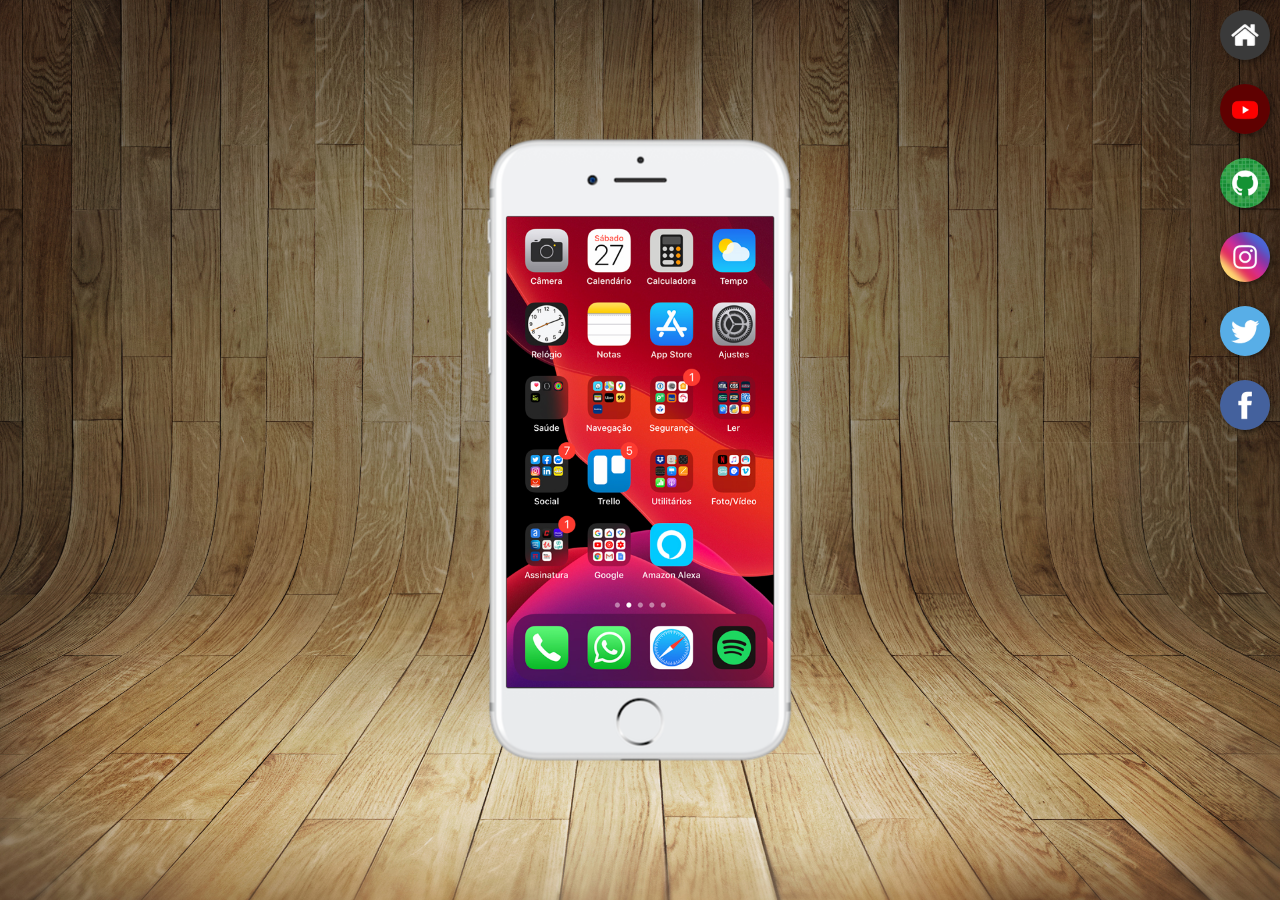
<file: index.html>
<!DOCTYPE html>
<html lang="pt-br">
<head>
    <meta charset="UTF-8">
    <meta name="viewport" content="width=device-width, initial-scale=1.0">
    <link rel="shortcut icon" href="favicon.ico" type="image/x-icon">
    <link rel="stylesheet" href="estilos/style.css">
    <title>Document</title>
</head>
<body>
    <main>
        <section id="telefone">
            <iframe src="home.html" name="tela" id="tela" frameborder="0">
                Seu navegador não é compatível com isso.

            </iframe>
 
        </section>
        <section id="redes-sociais">
            <a href="home.html" target="tela"><img src="imagens/logo-home.jpg" alt="Home"></a><br>
            <a href="youtube.html" target="tela"><img src="imagens/logo-youtube.jpg" alt="Youtube"></a><br>
            <a href="github.html" target="tela"><img src="imagens/logo-github.jpg" alt="Github"></a><br>
            <a href="instagram.html" target="tela"><img src="imagens/logo-instagram.jpg" alt="Instagram"></a><br>
            <a href="twitter.html" target="tela"><img src="imagens/logo-twitter.jpg" alt="Twitter"></a><br>
            <a href="facebook.html" target="tela"><img src="imagens/logo-facebook.jpg" alt="Facebook"></a>

        </section>
    </main>
</body>
</html>
</file>
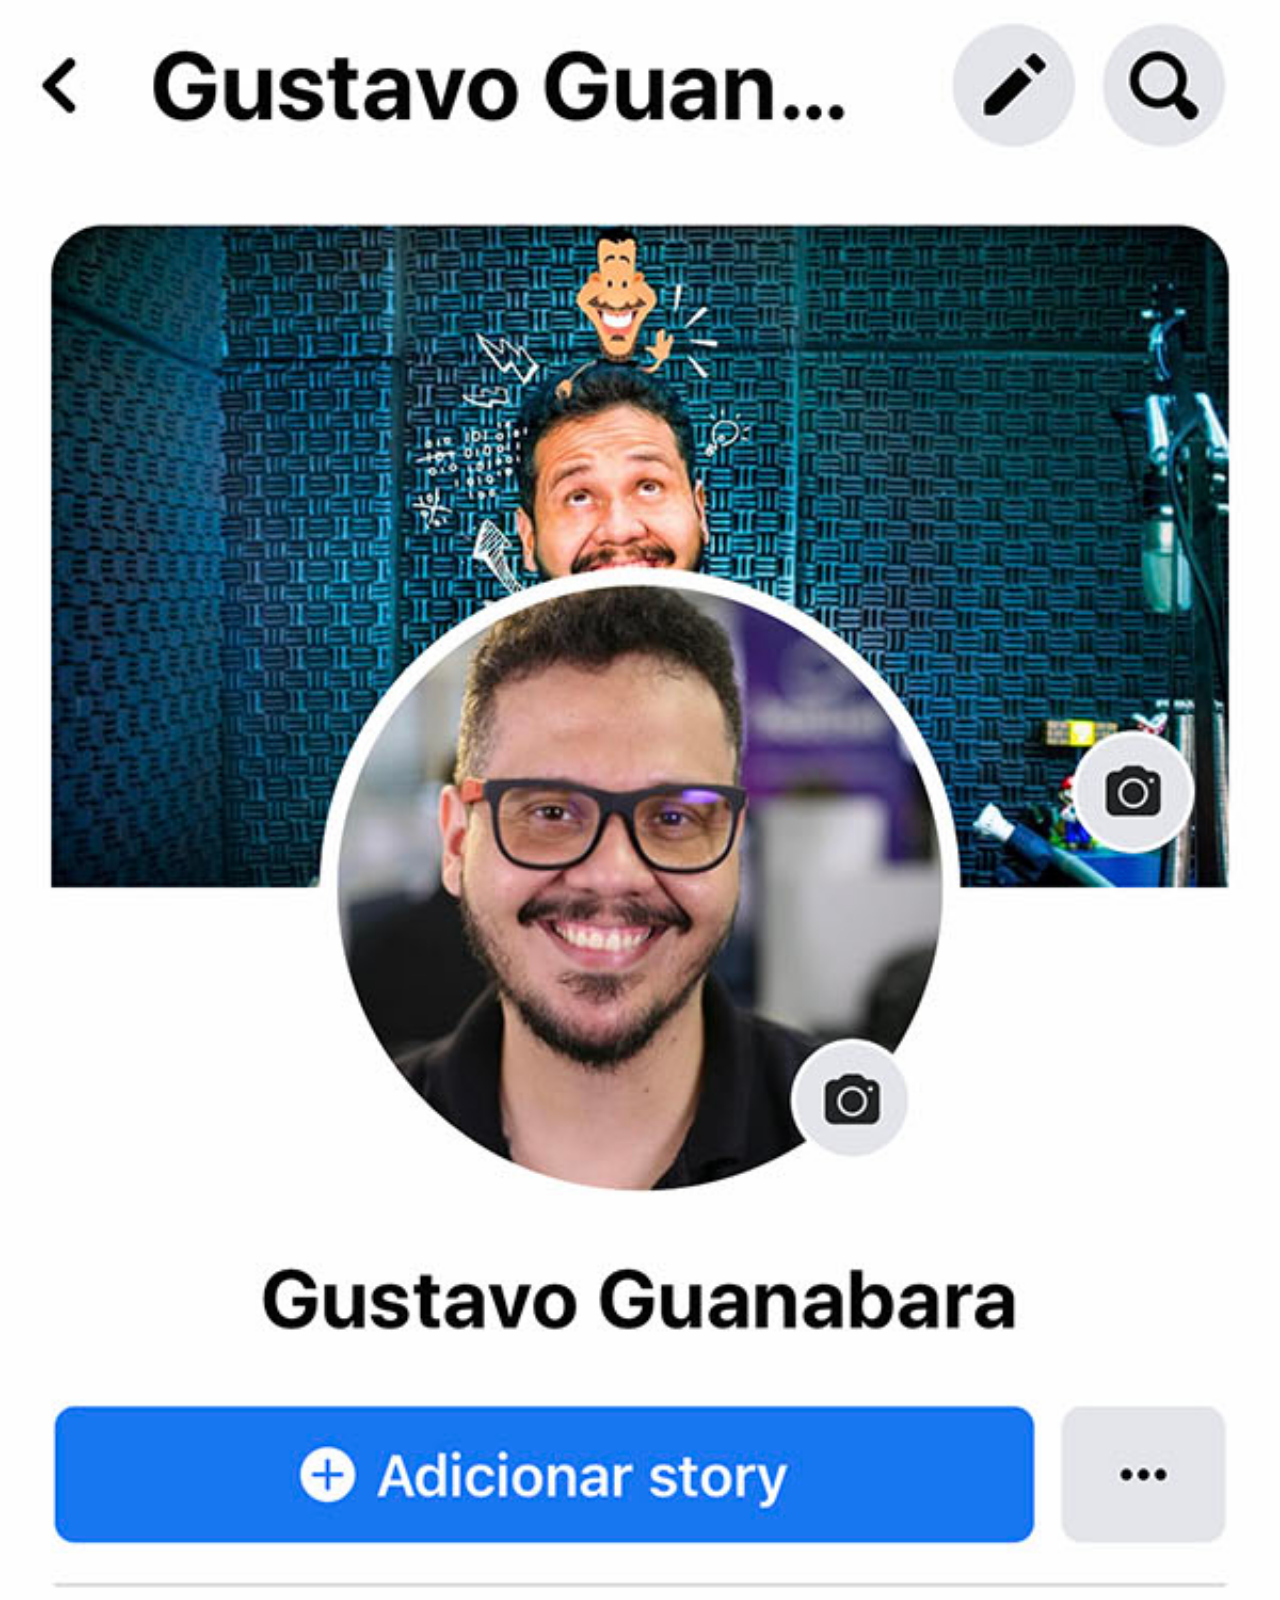
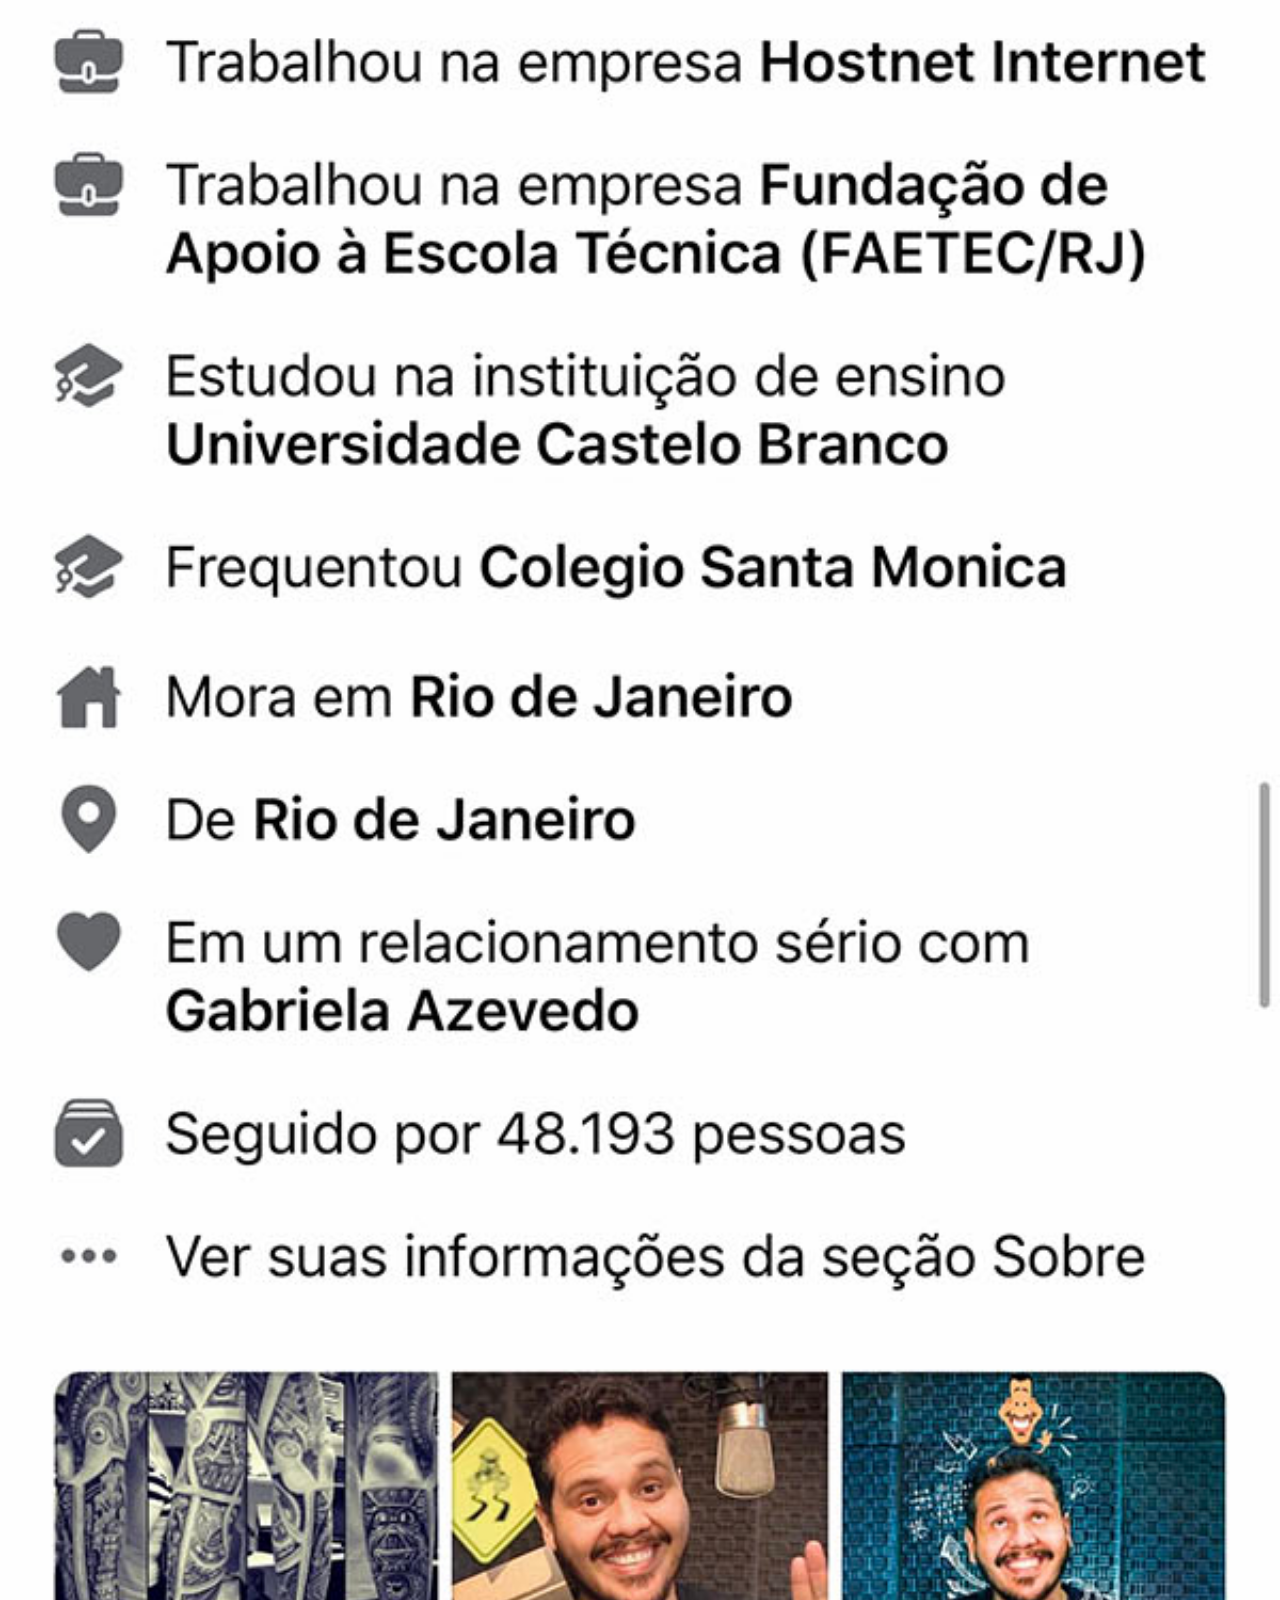
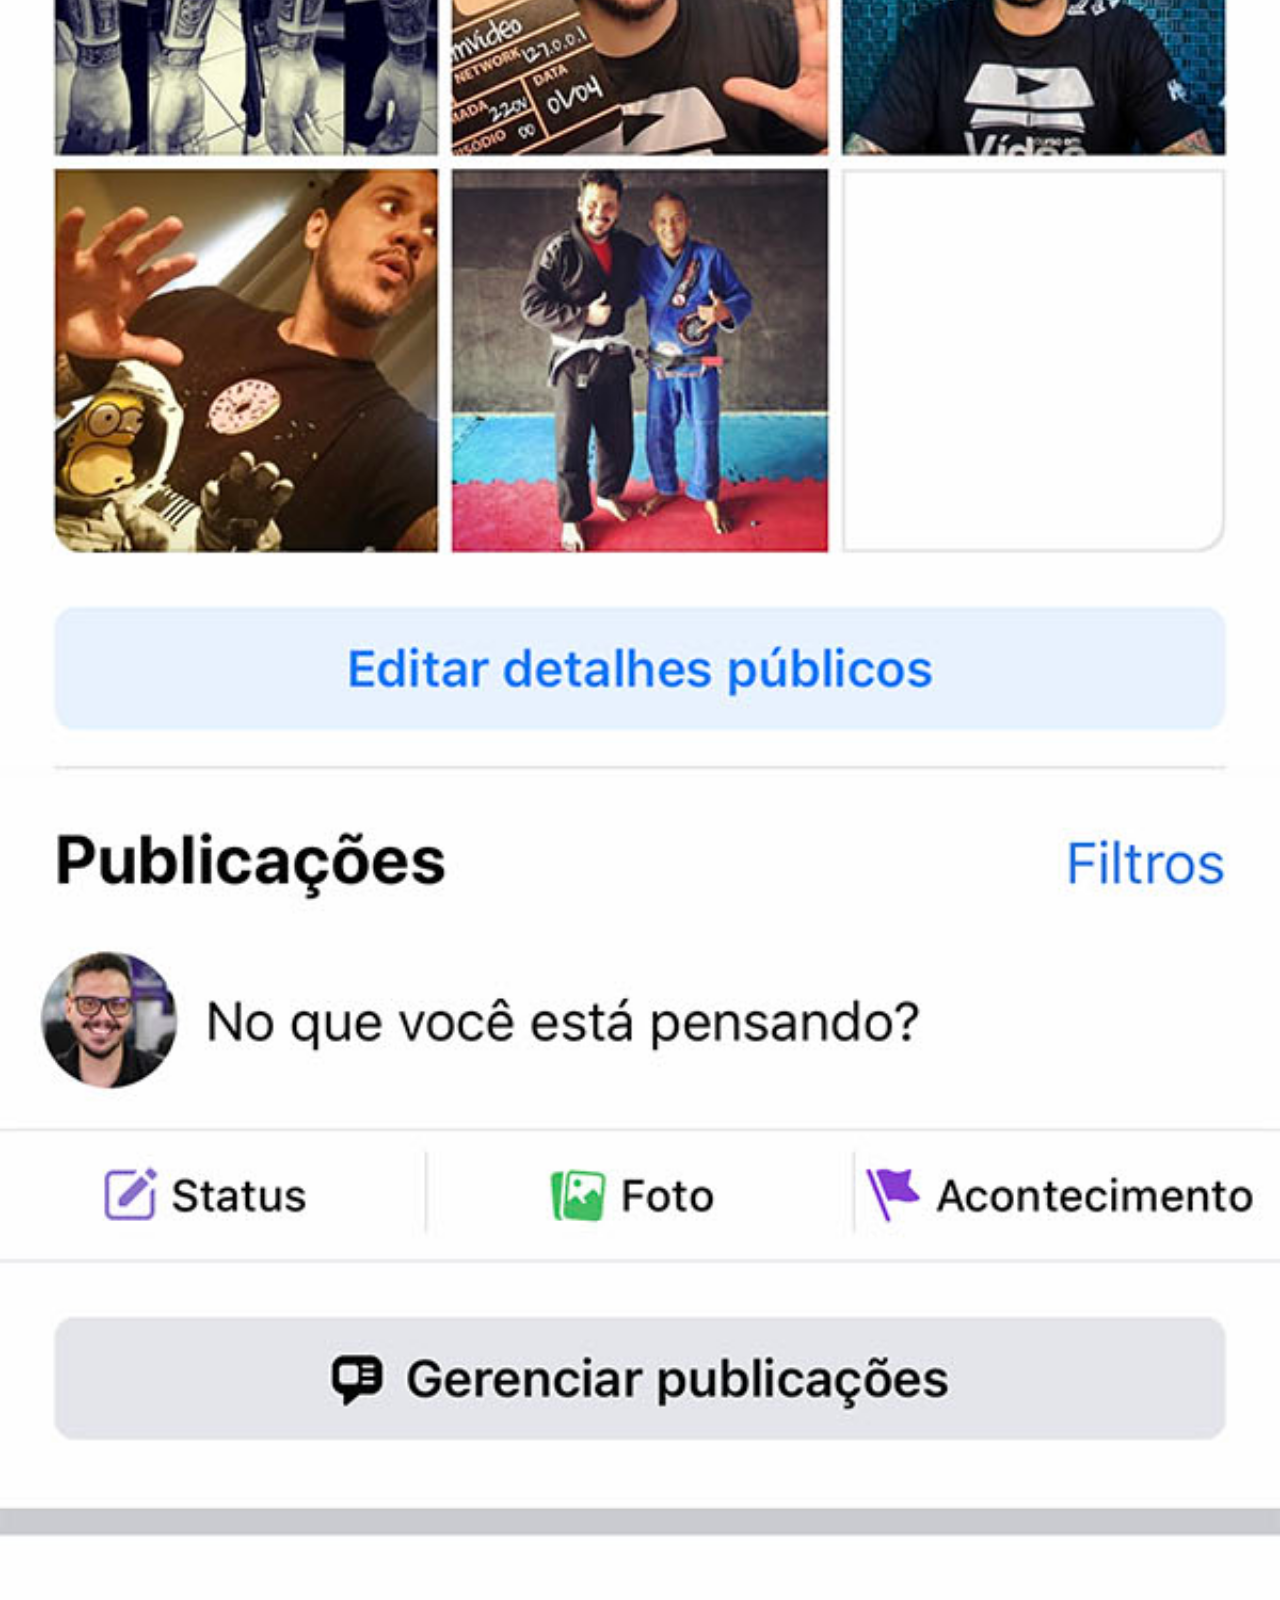
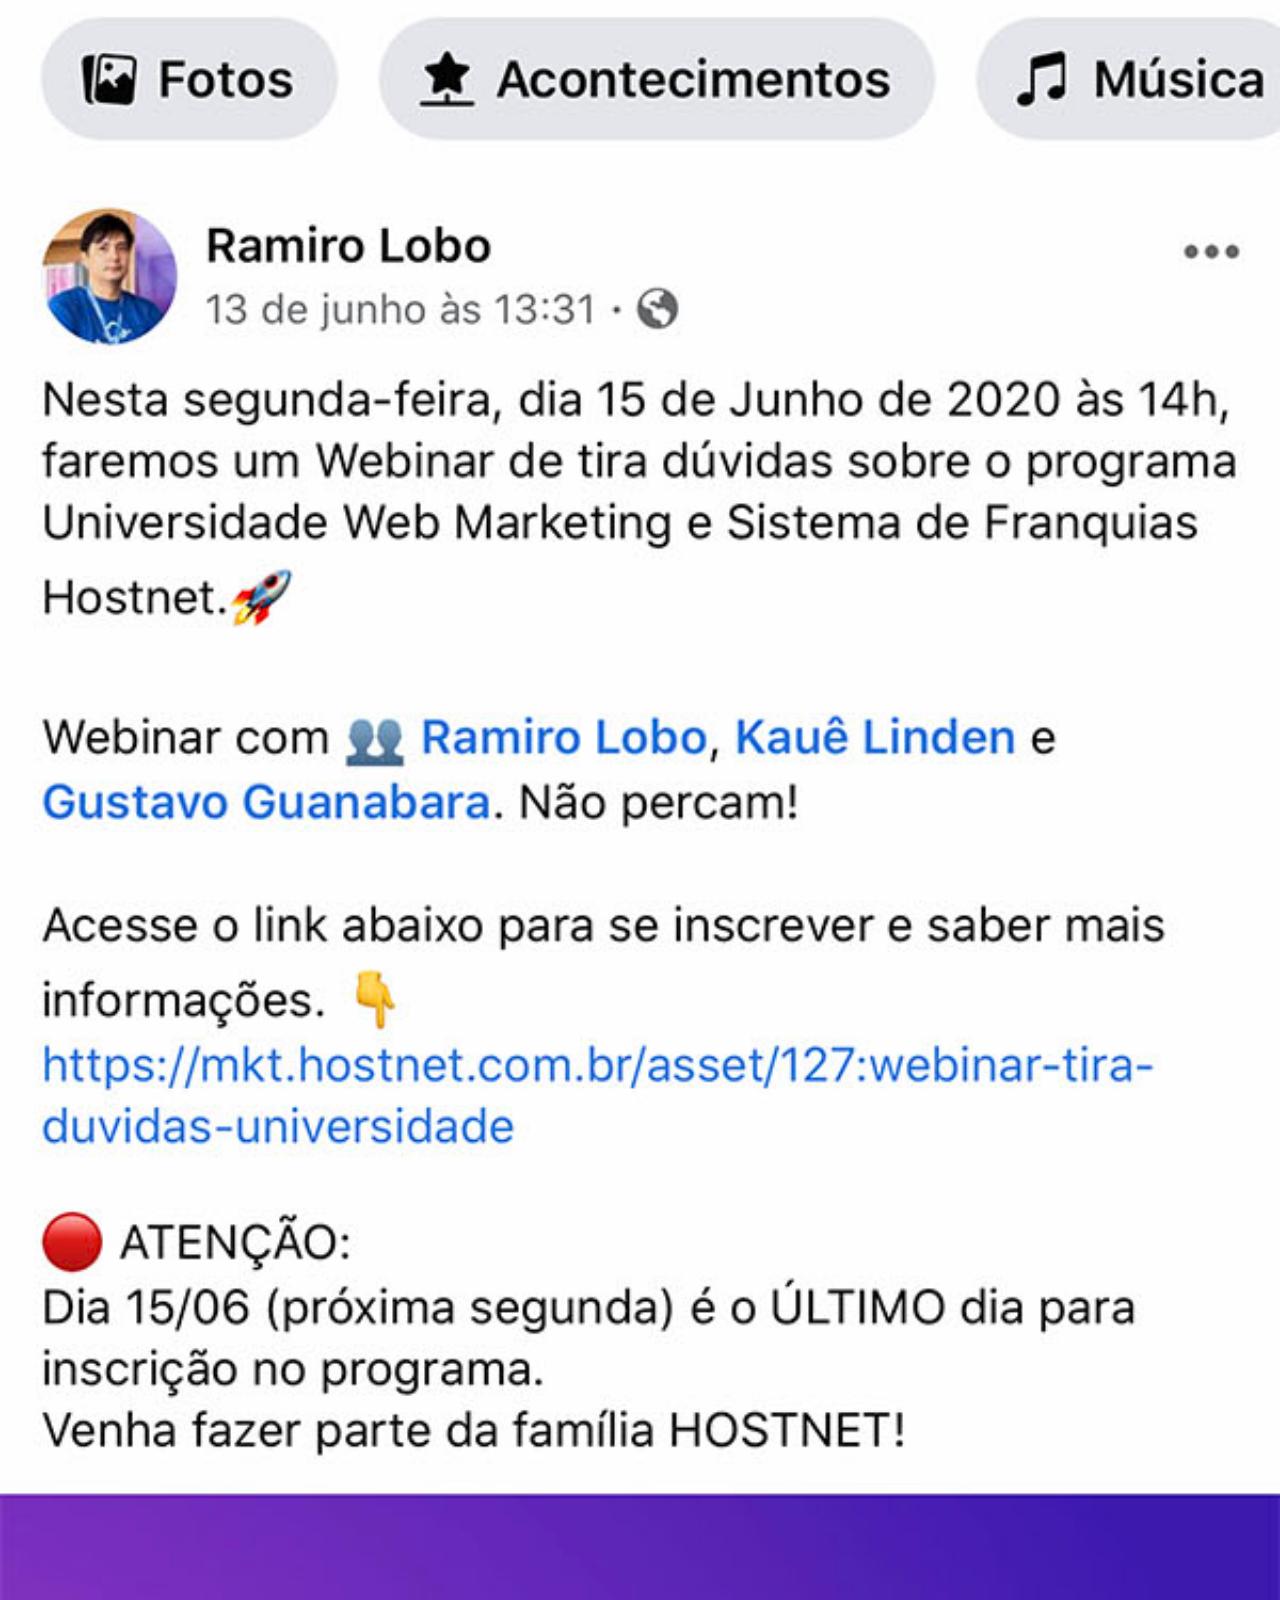
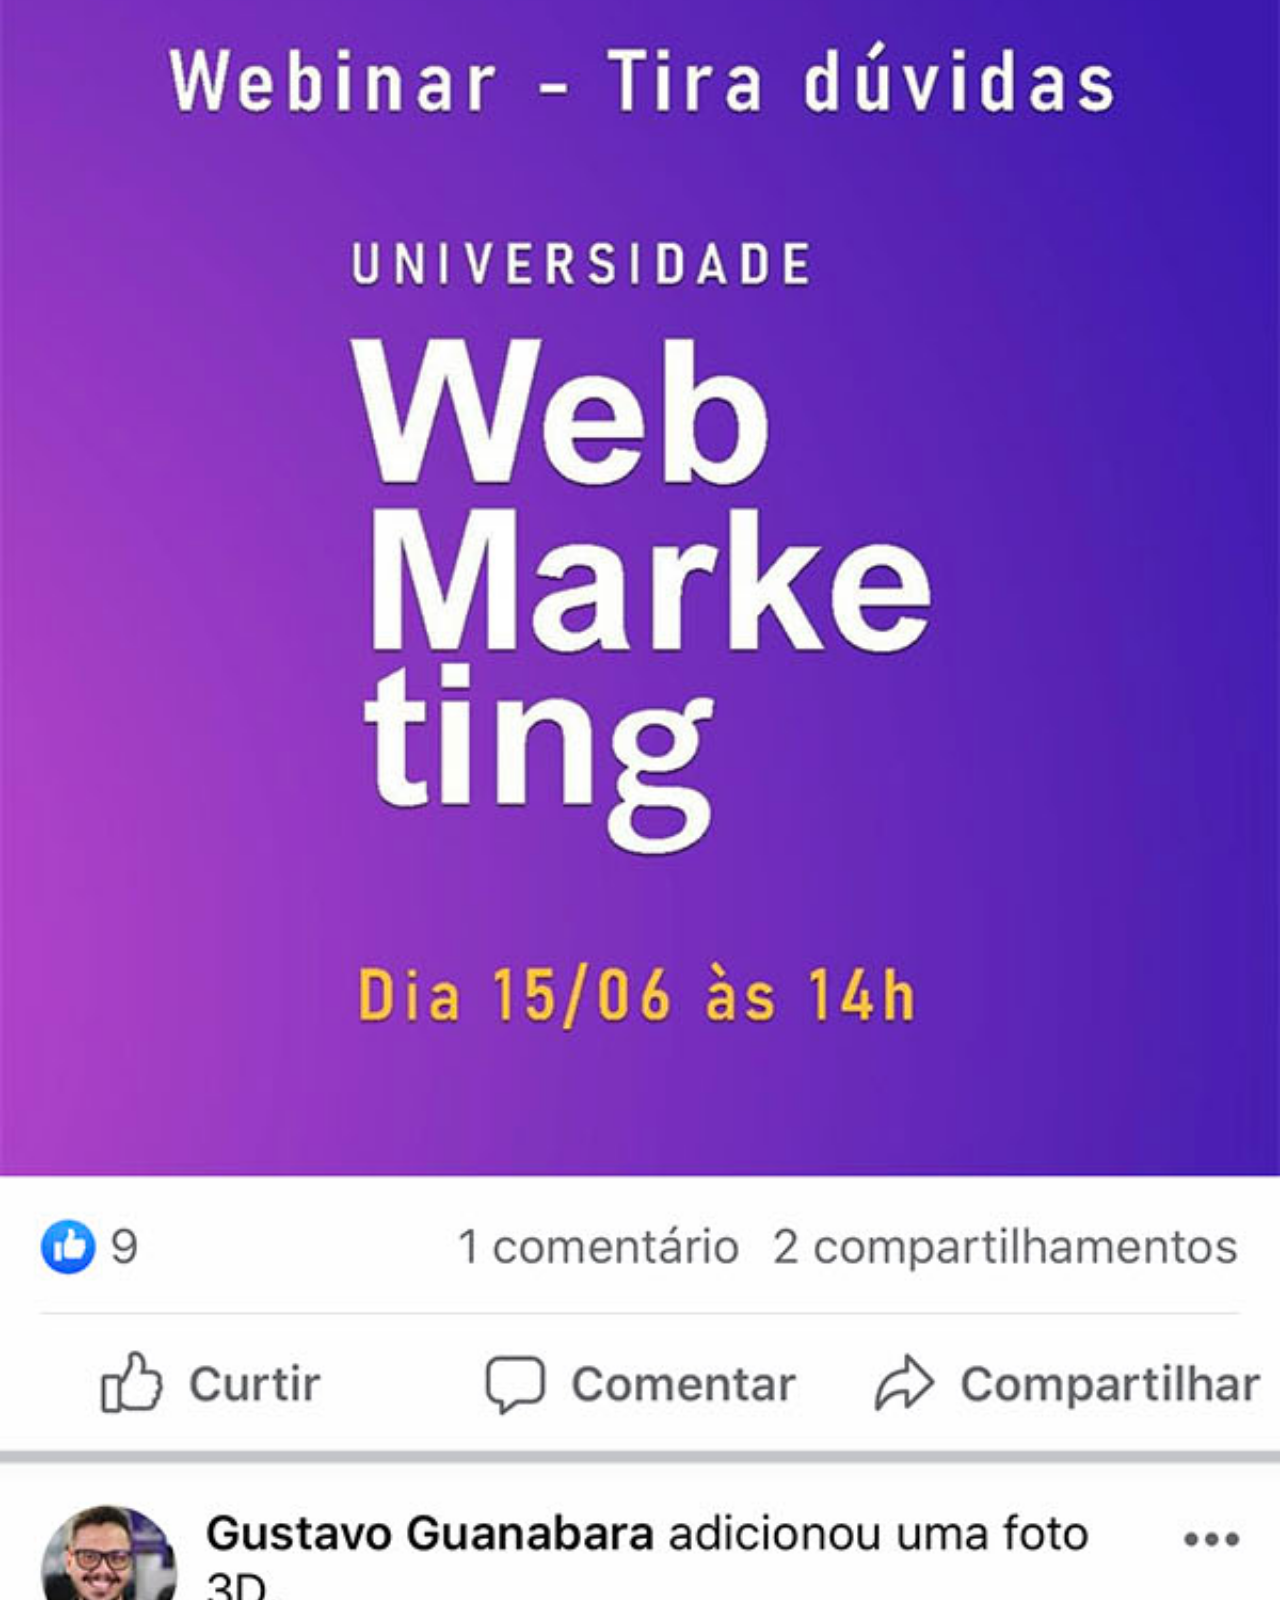
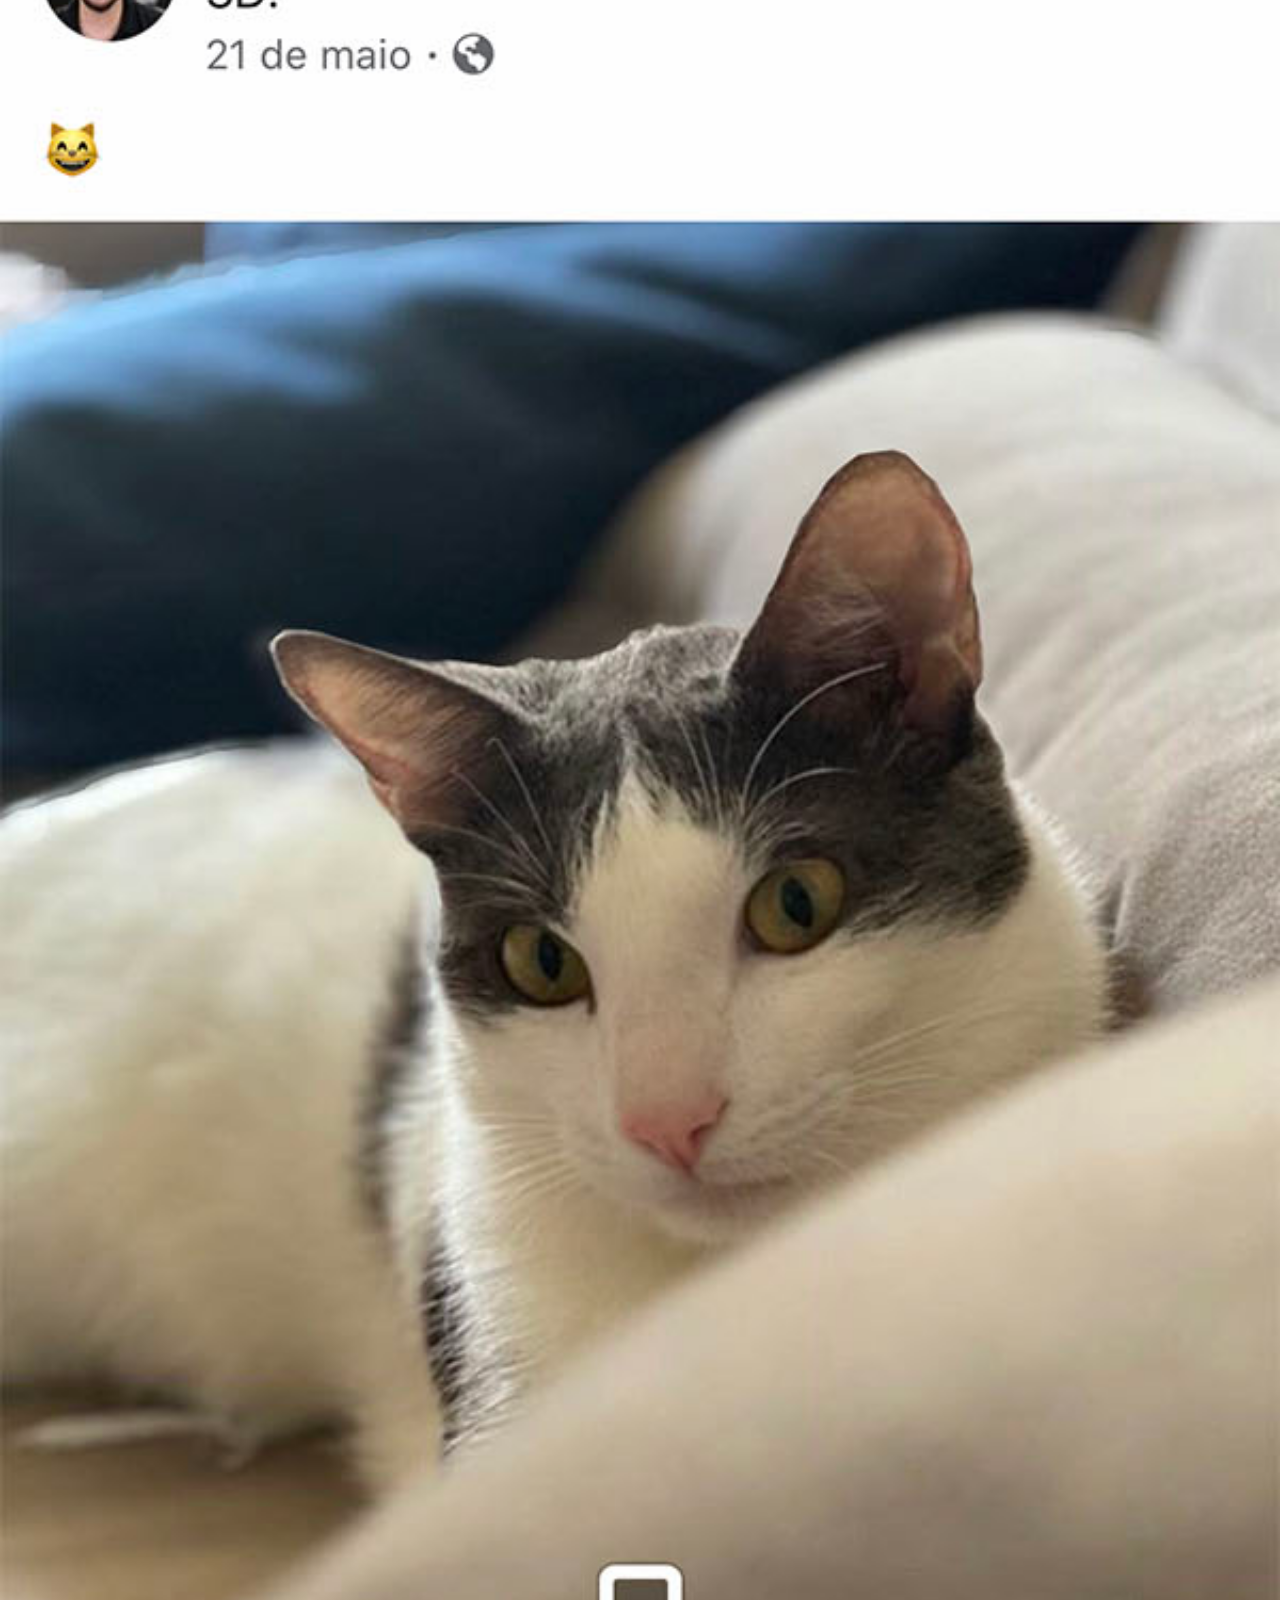
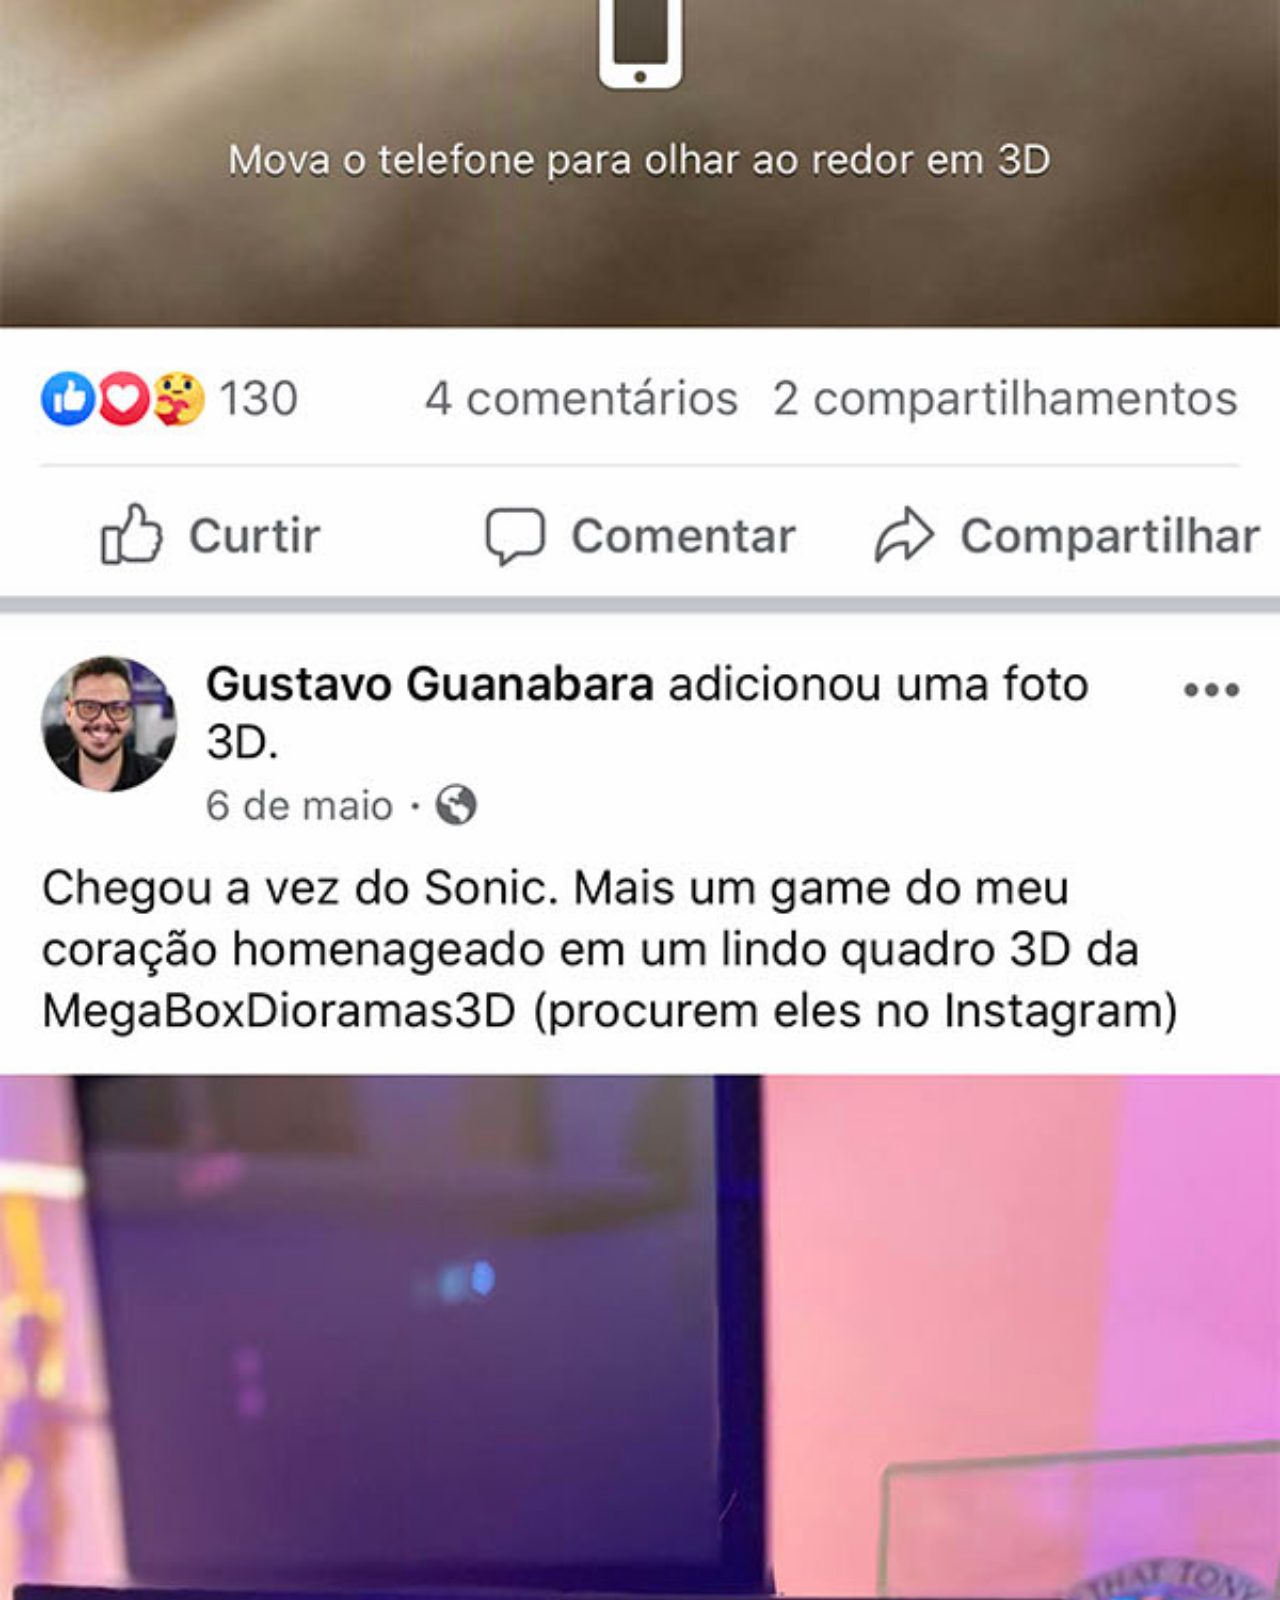
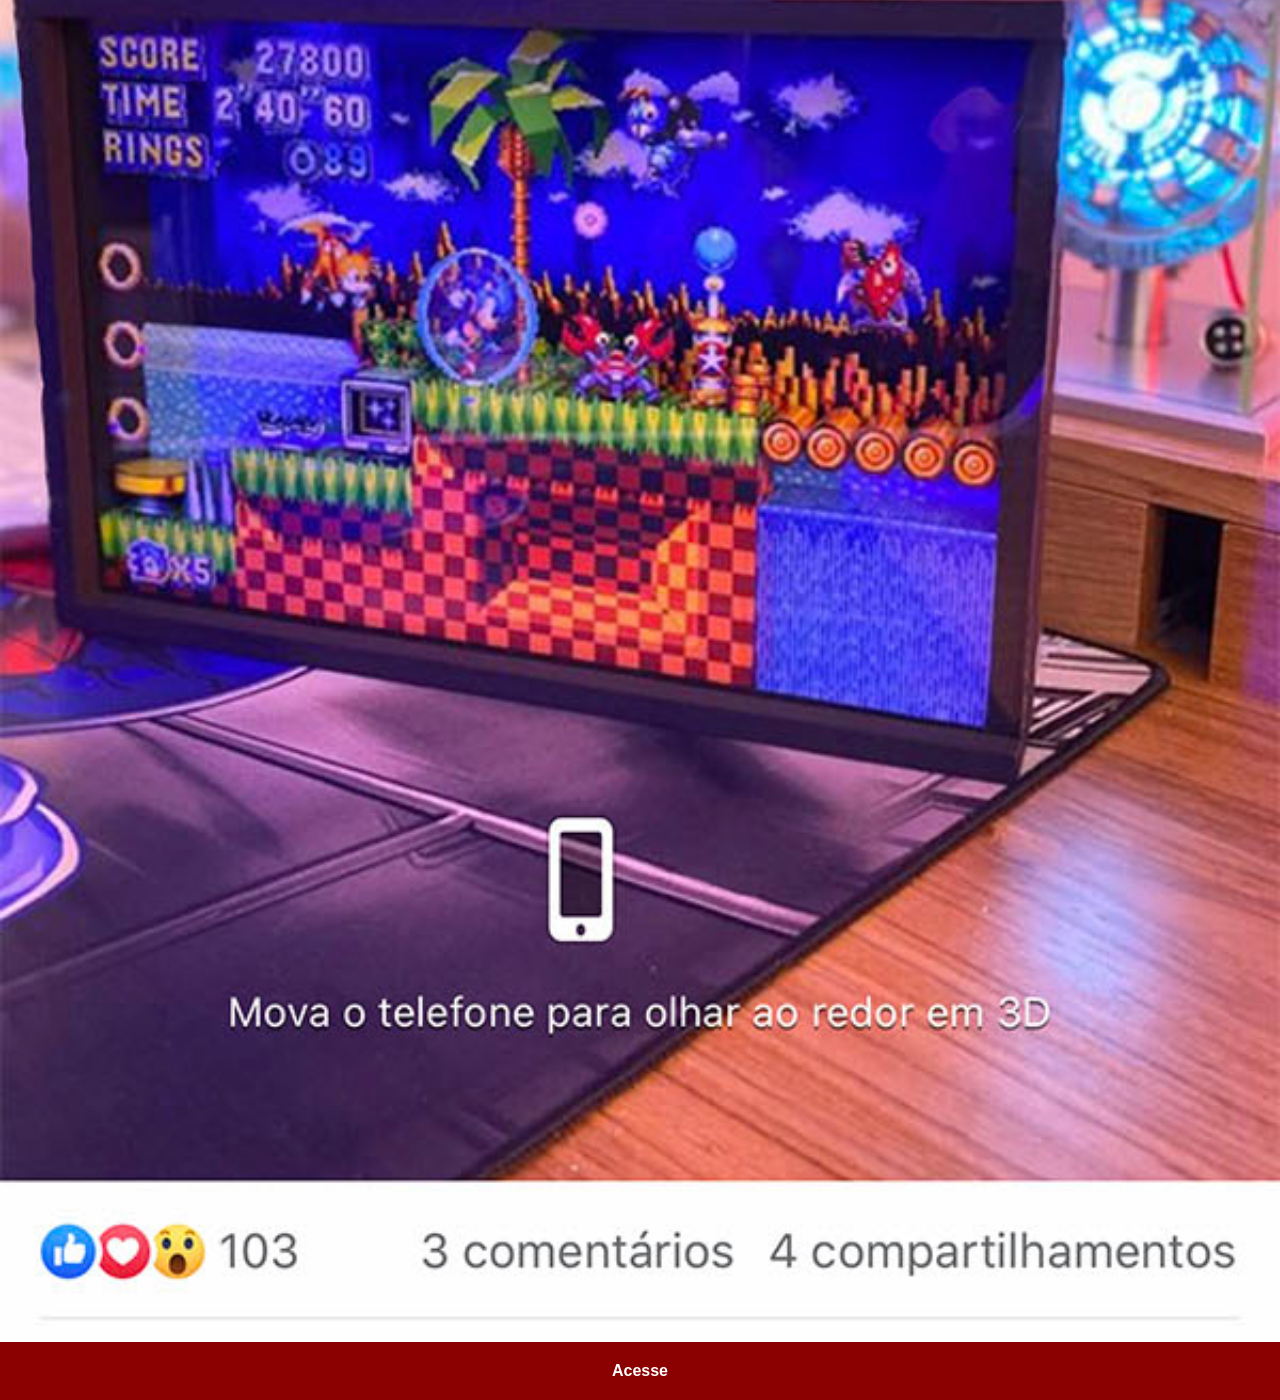
<file: facebook.html>
<!DOCTYPE html>
<html lang="pt-br">
<head>
    <meta charset="UTF-8">
    <meta name="viewport" content="width=device-width, initial-scale=1.0">
    <link rel="stylesheet" href="estilos/social.css">
    <title>Facebook</title>
</head>
<body>
    <img src="imagens/tela-facebook.jpg" alt="Facebook">
    <a href="https://www.facebook.com/gustavoguanabara/" target="_blank">Acesse</a>
</body>
</html>
</file>
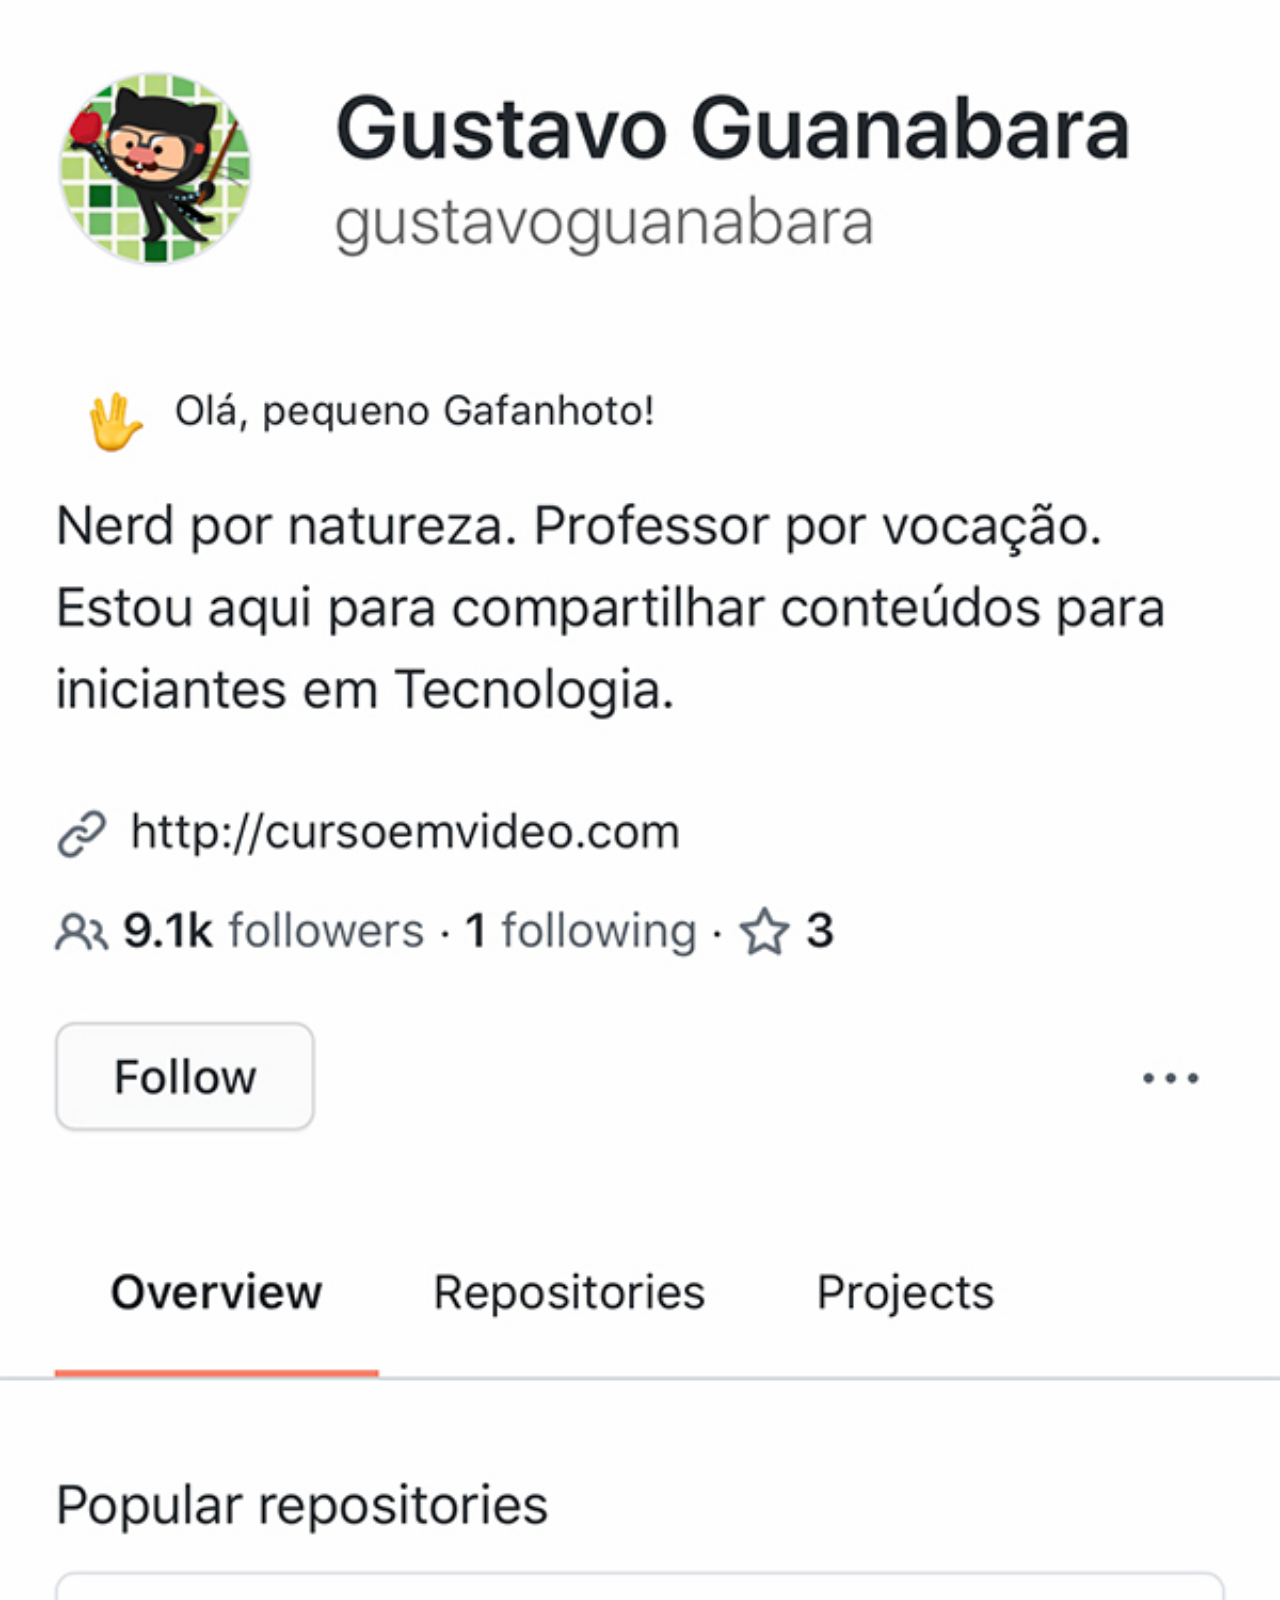
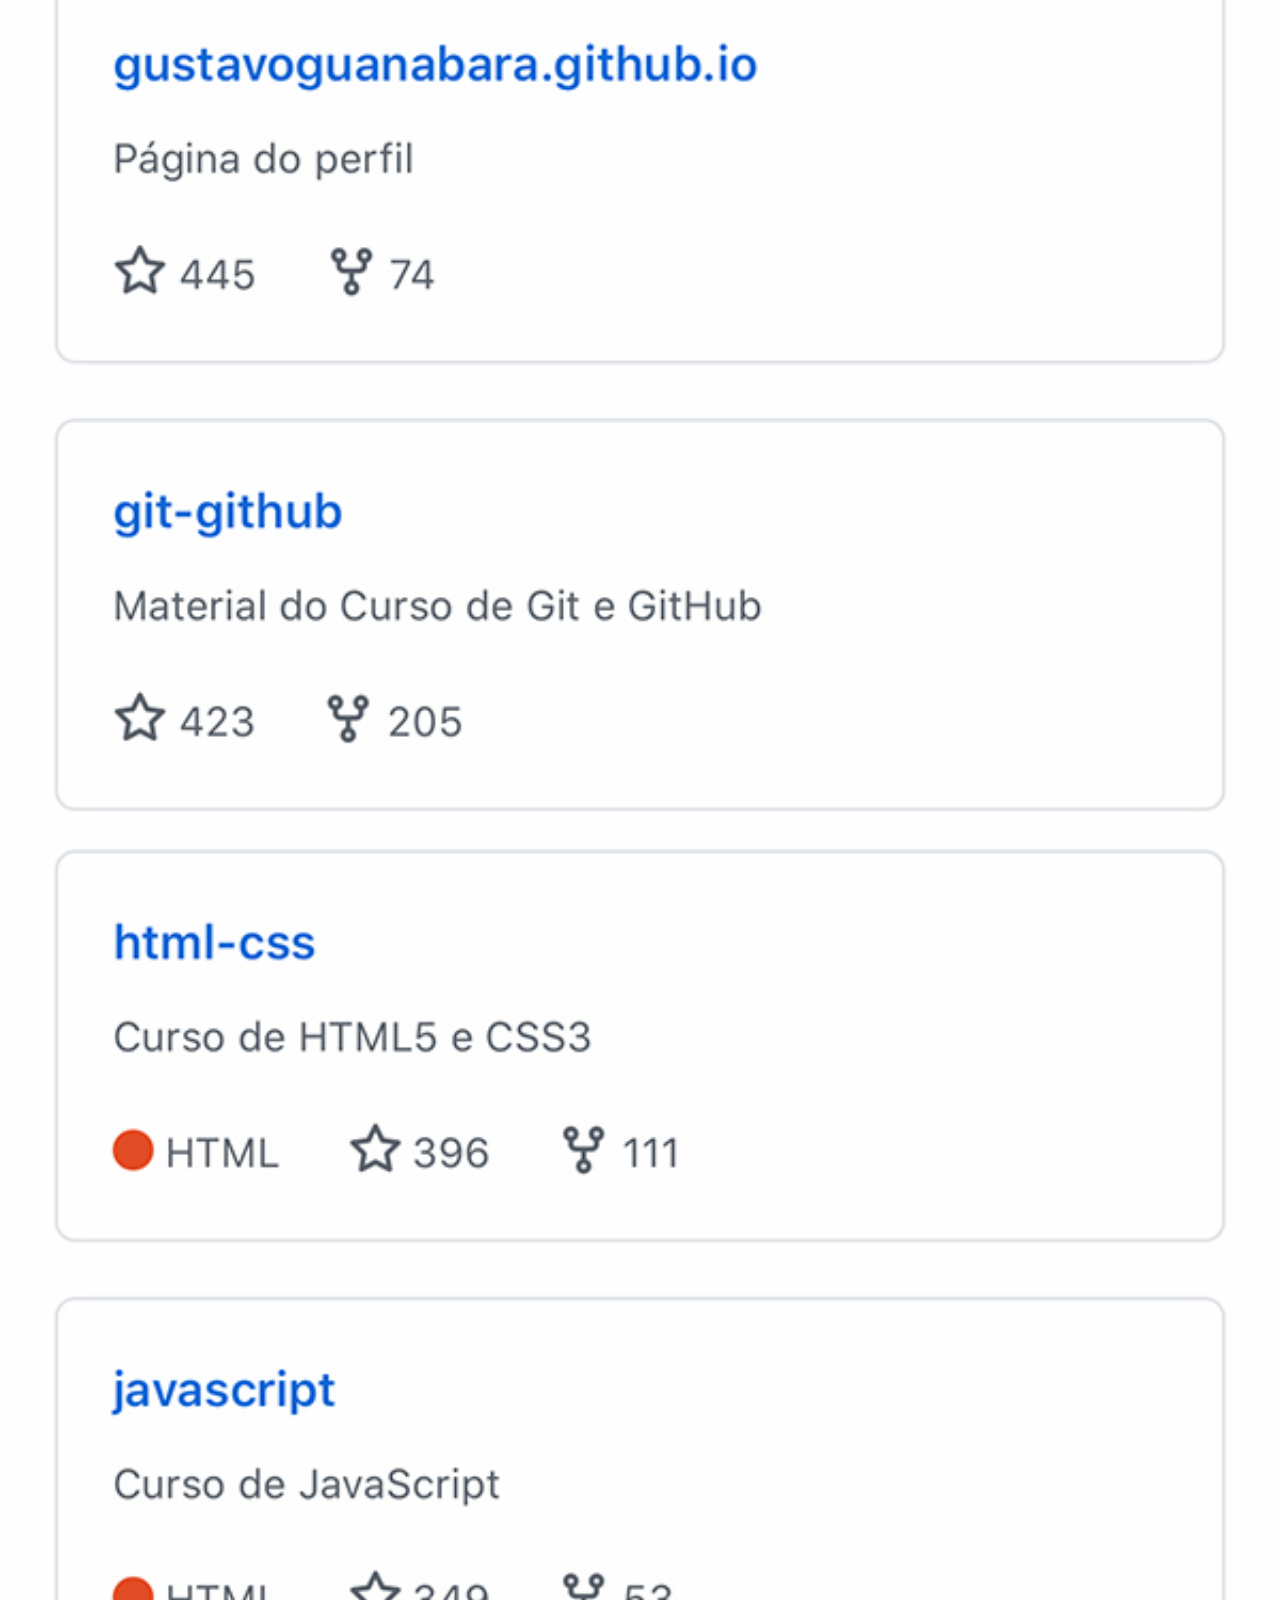
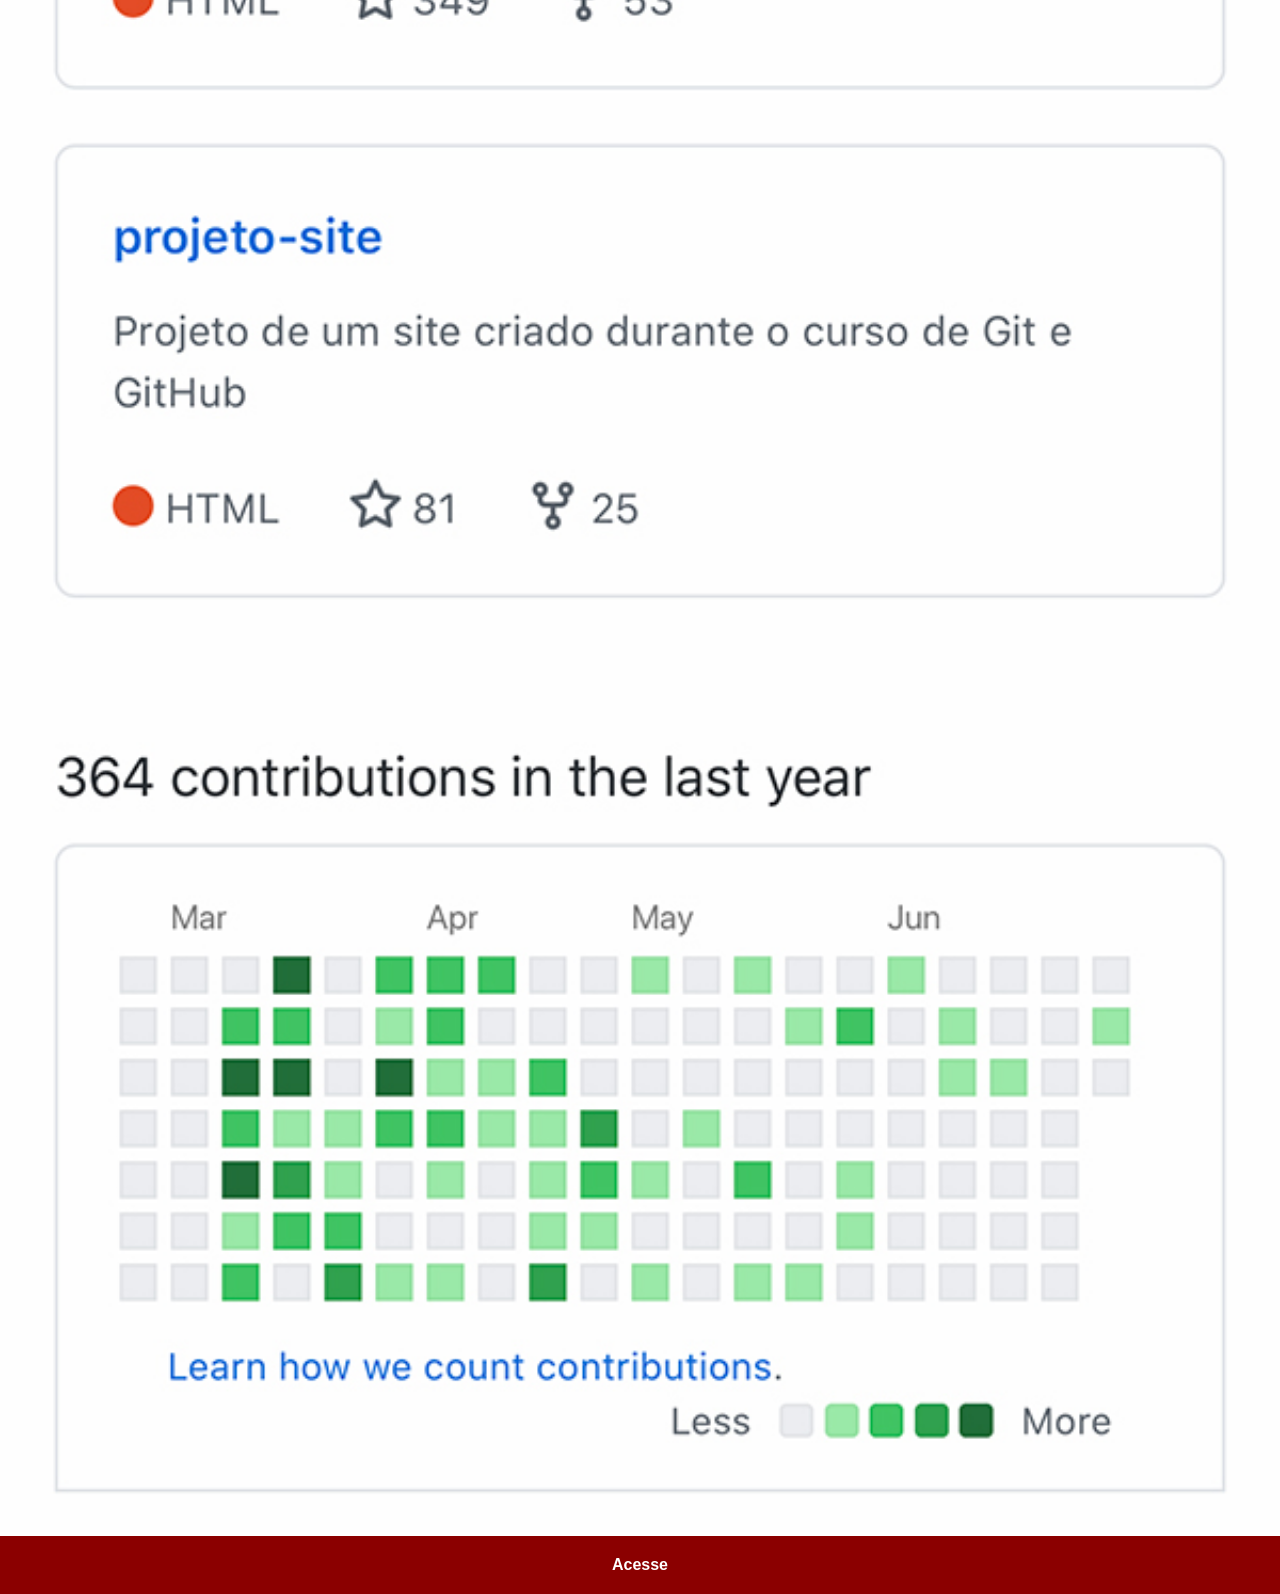
<file: github.html>
<!DOCTYPE html>
<html lang="pt-br">
<head>
    <meta charset="UTF-8">
    <meta name="viewport" content="width=device-width, initial-scale=1.0">
    <link rel="stylesheet" href="estilos/social.css">
    <title>Github</title>
</head>
<body>
    <img src="imagens/tela-github.jpg" alt="Github">
    <a href="https://github.com/Danilo-jsd" target="_blank">Acesse</a>
    
</body>
</html>
</file>
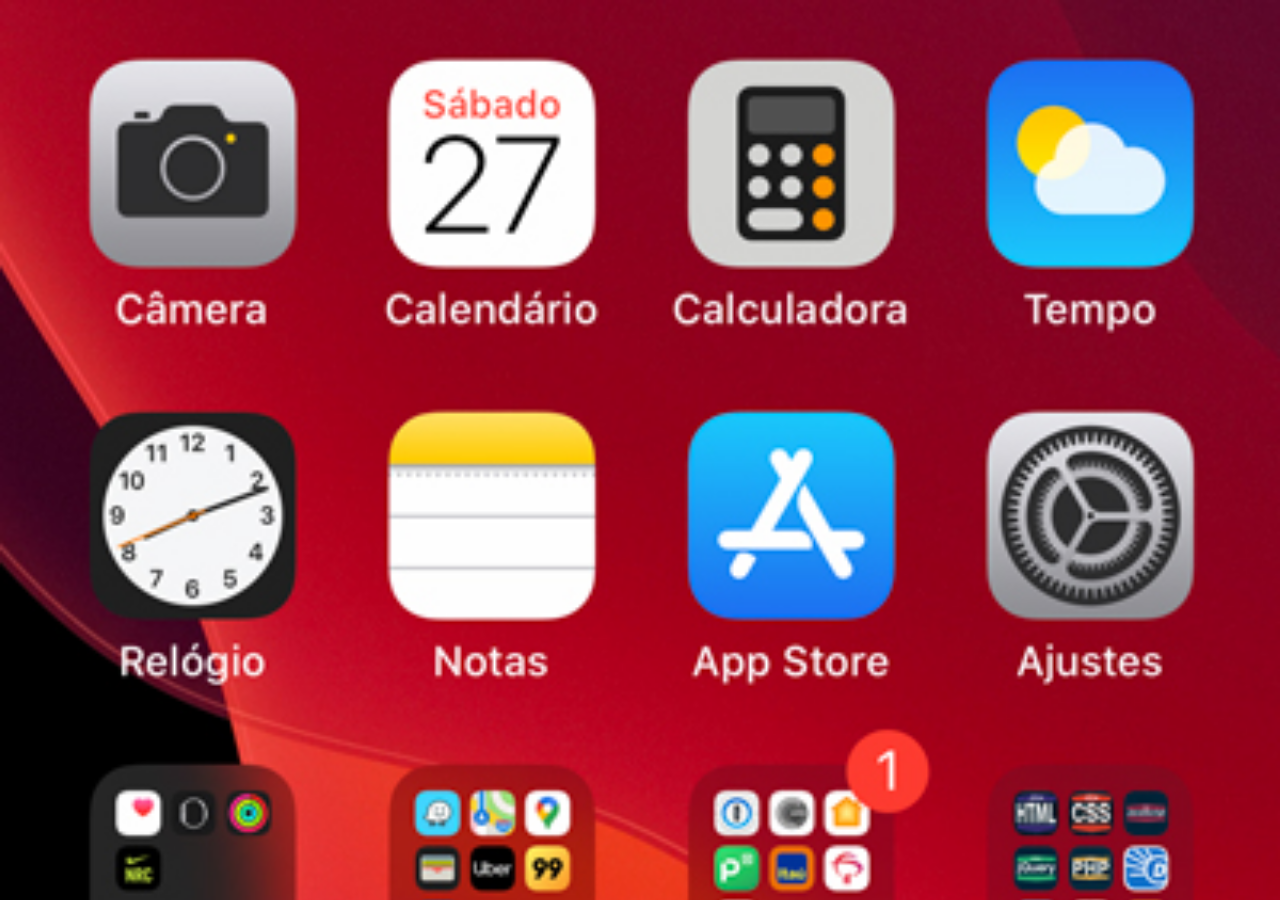
<file: home.html>
<!DOCTYPE html>
<html lang="pt-br">
<head>
    <meta charset="UTF-8">
    <meta name="viewport" content="width=device-width, initial-scale=1.0">
    <title>Home</title>
</head>
<style>
    *{
        margin: 0px;
        padding: 0px;
    }
    body{
        width: 100vw;
        height: 100vh;
        background: black url('imagens/tela-home.jpg') no-repeat top center ;
        background-size: cover ;
        background-attachment: fixed;
    }
</style>
<body>
    
</body>
</html>
</file>
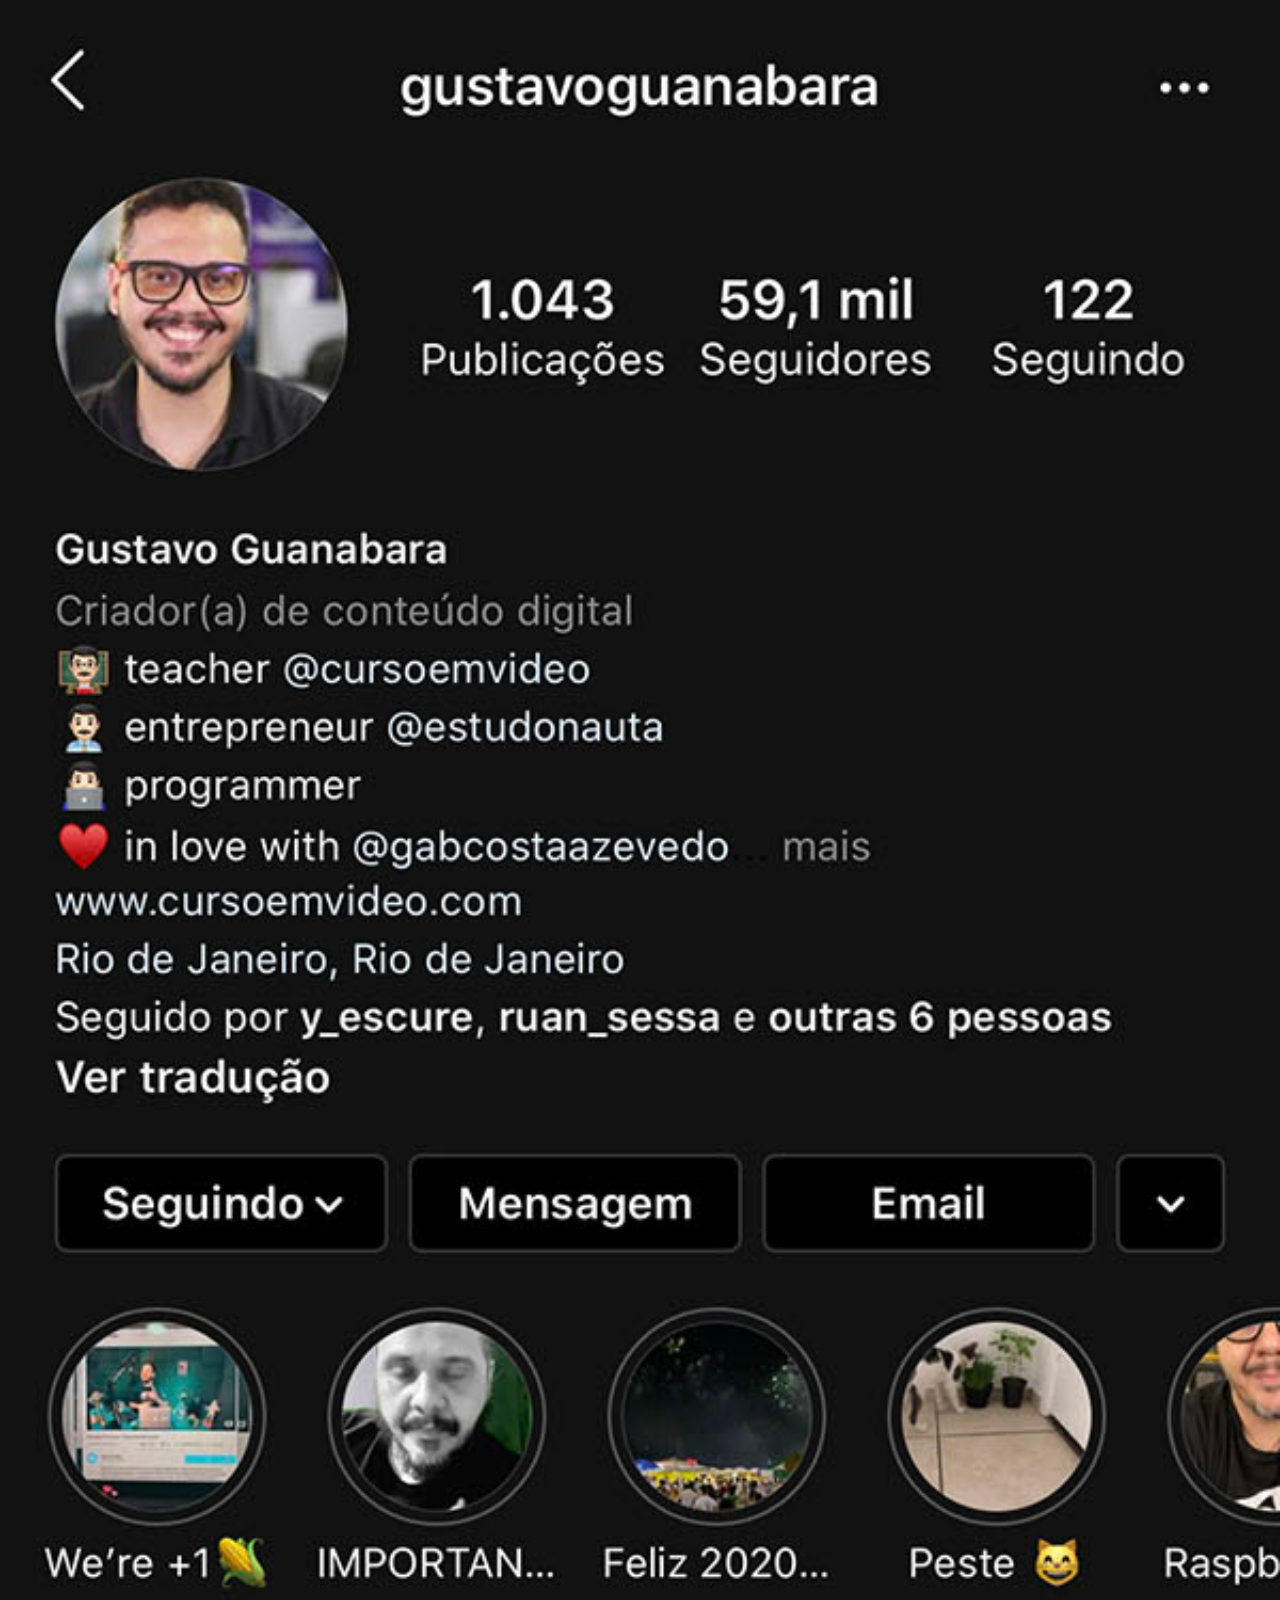
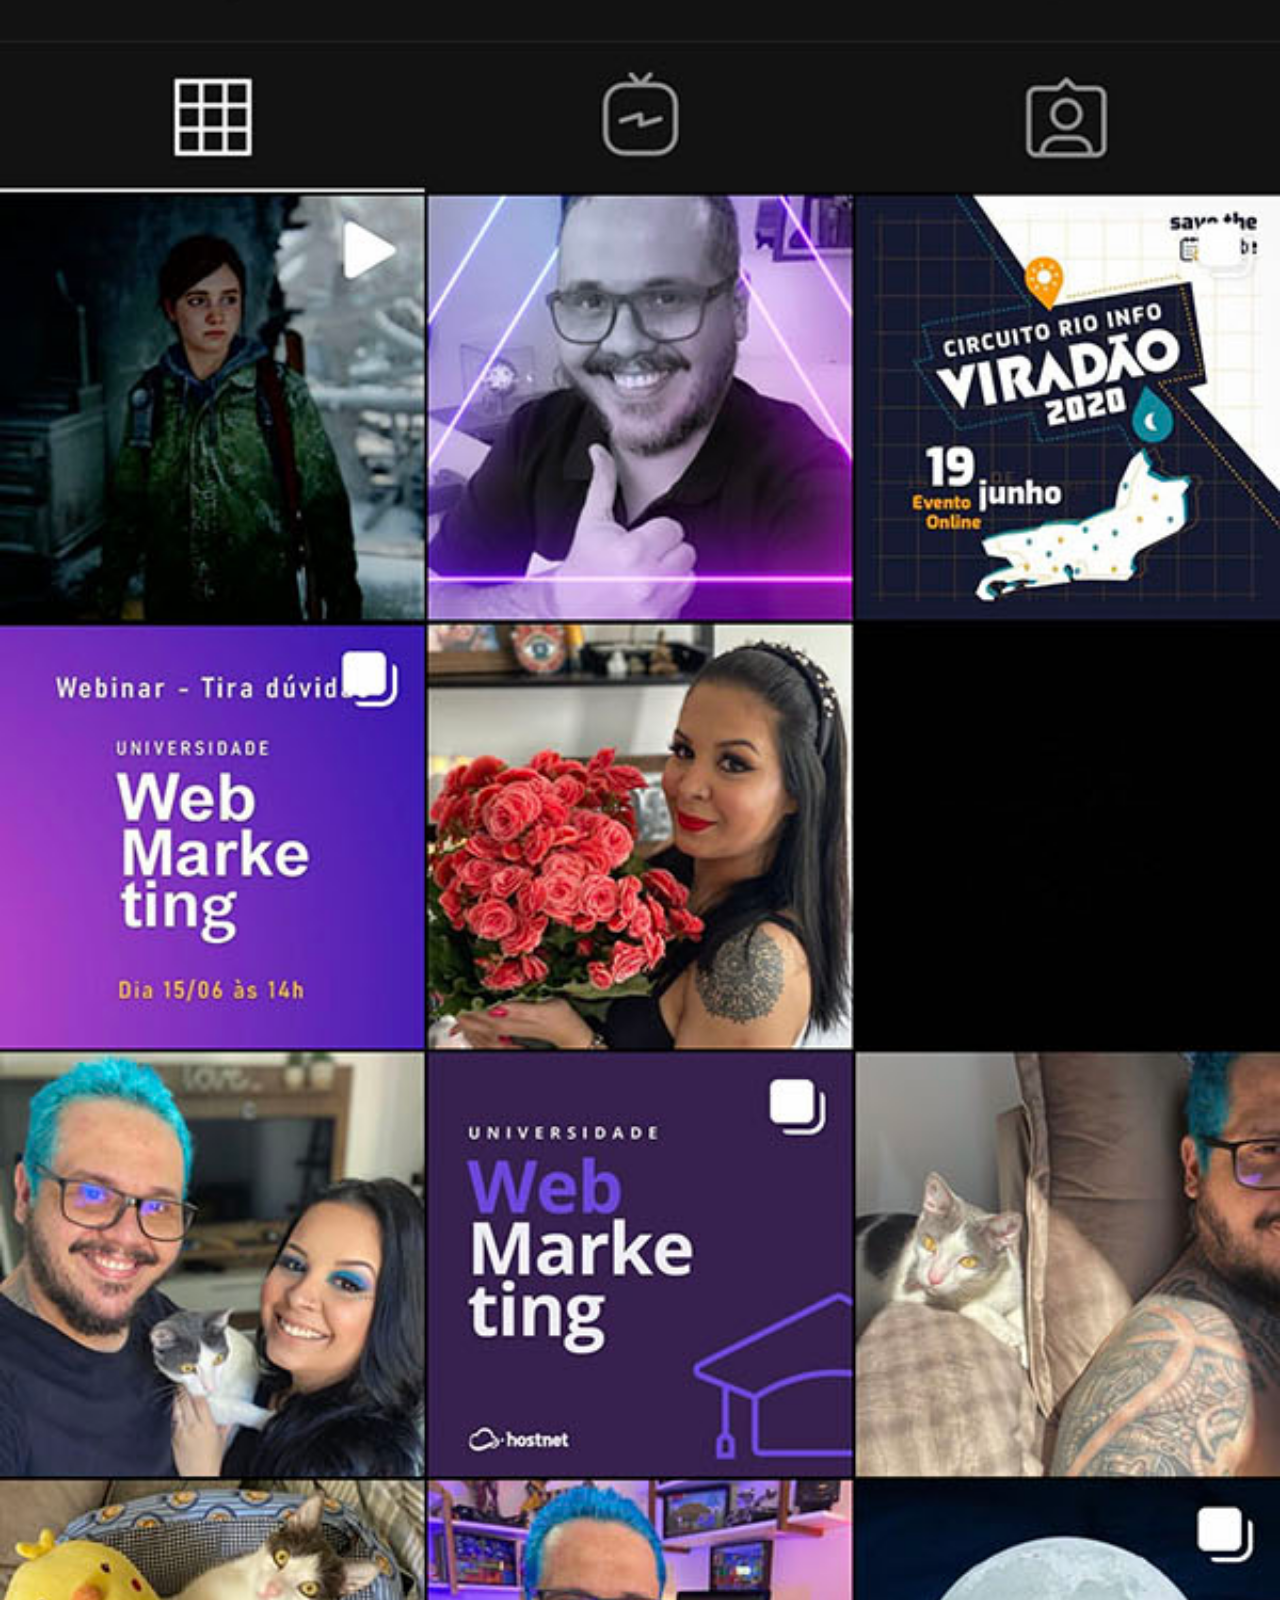
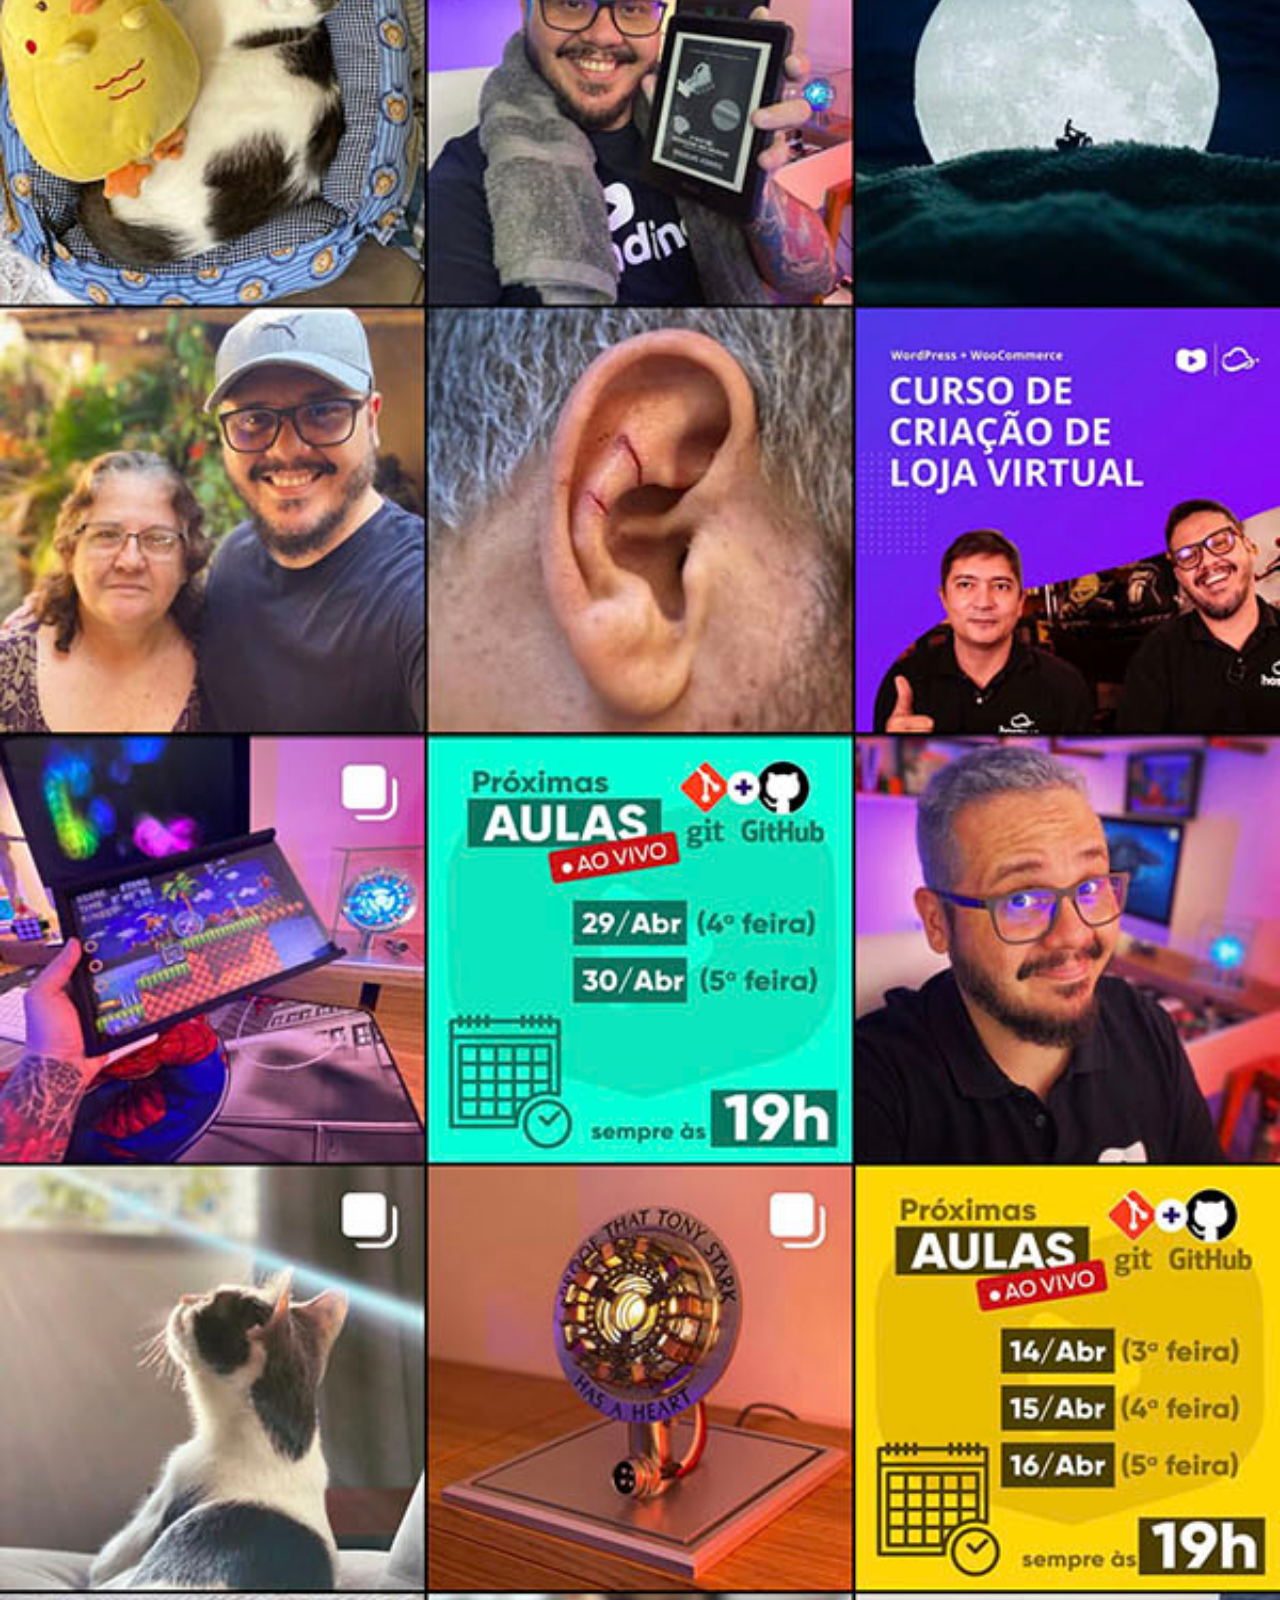
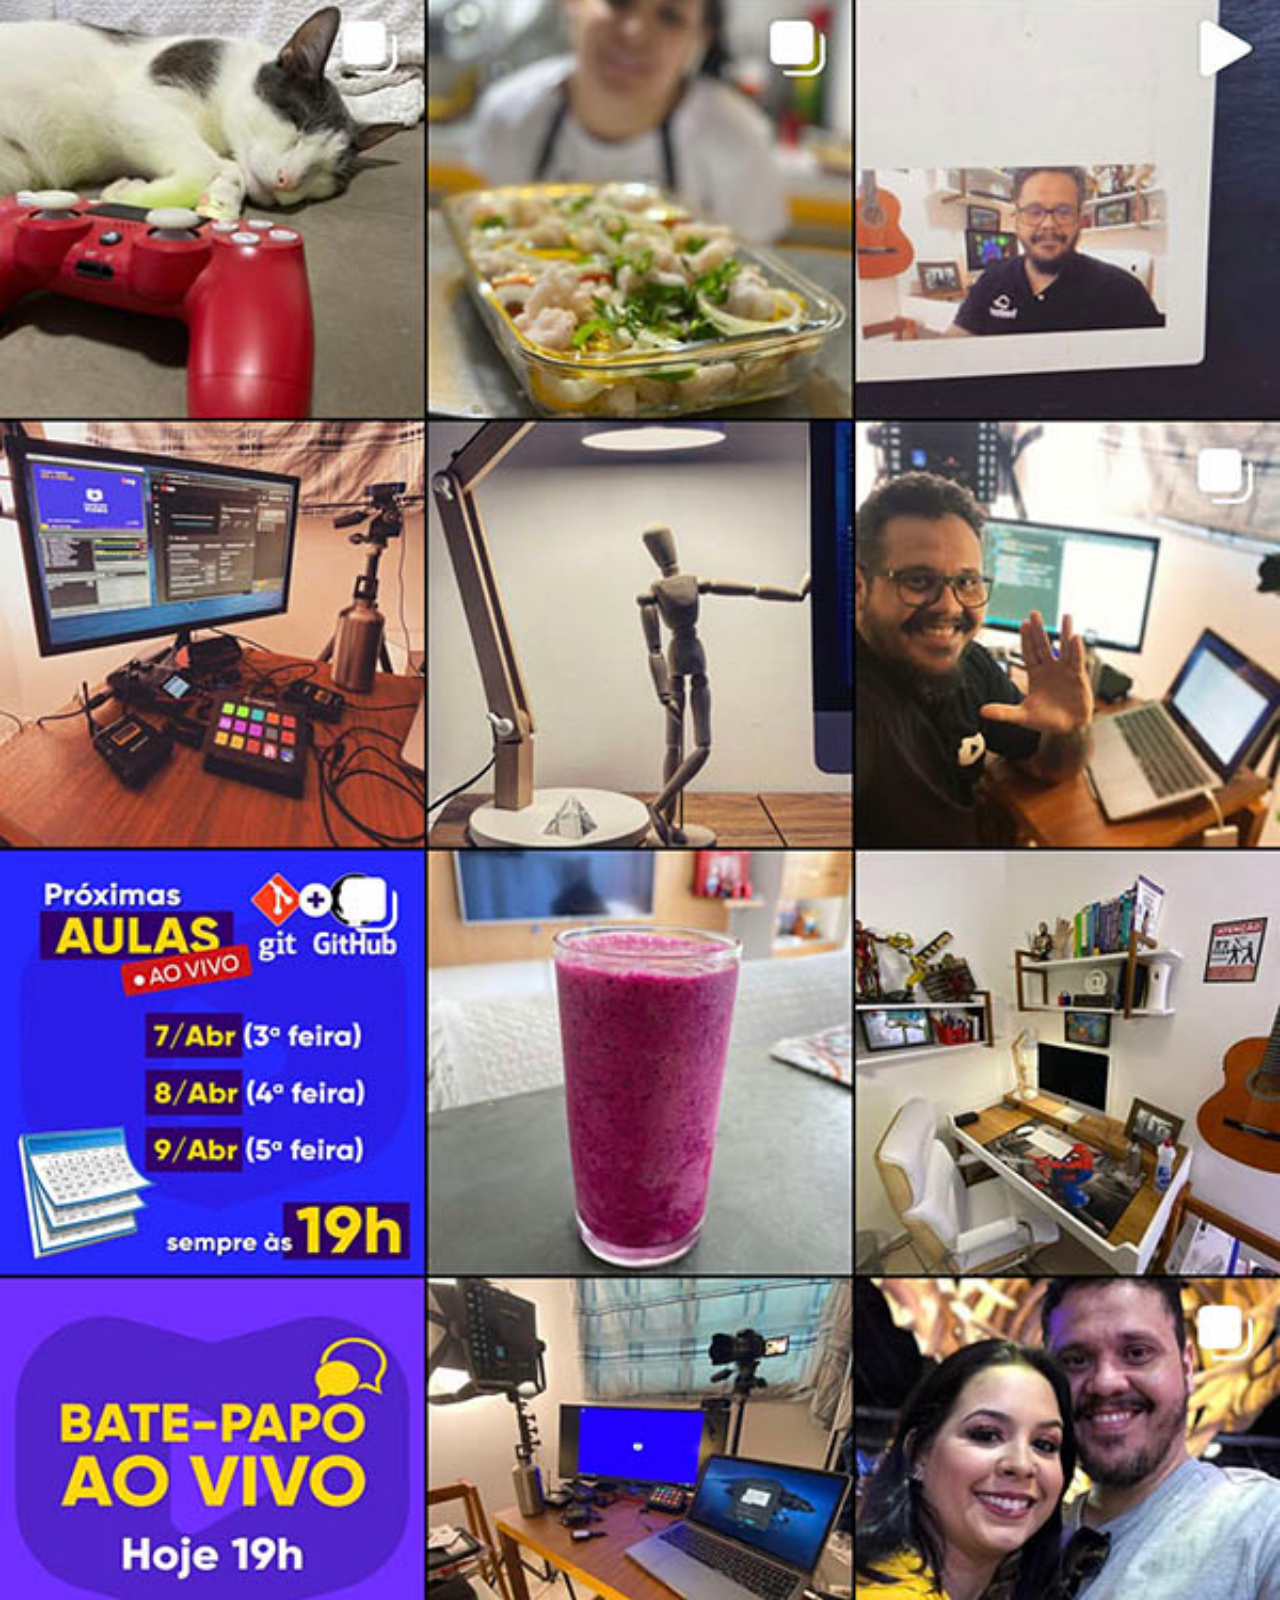
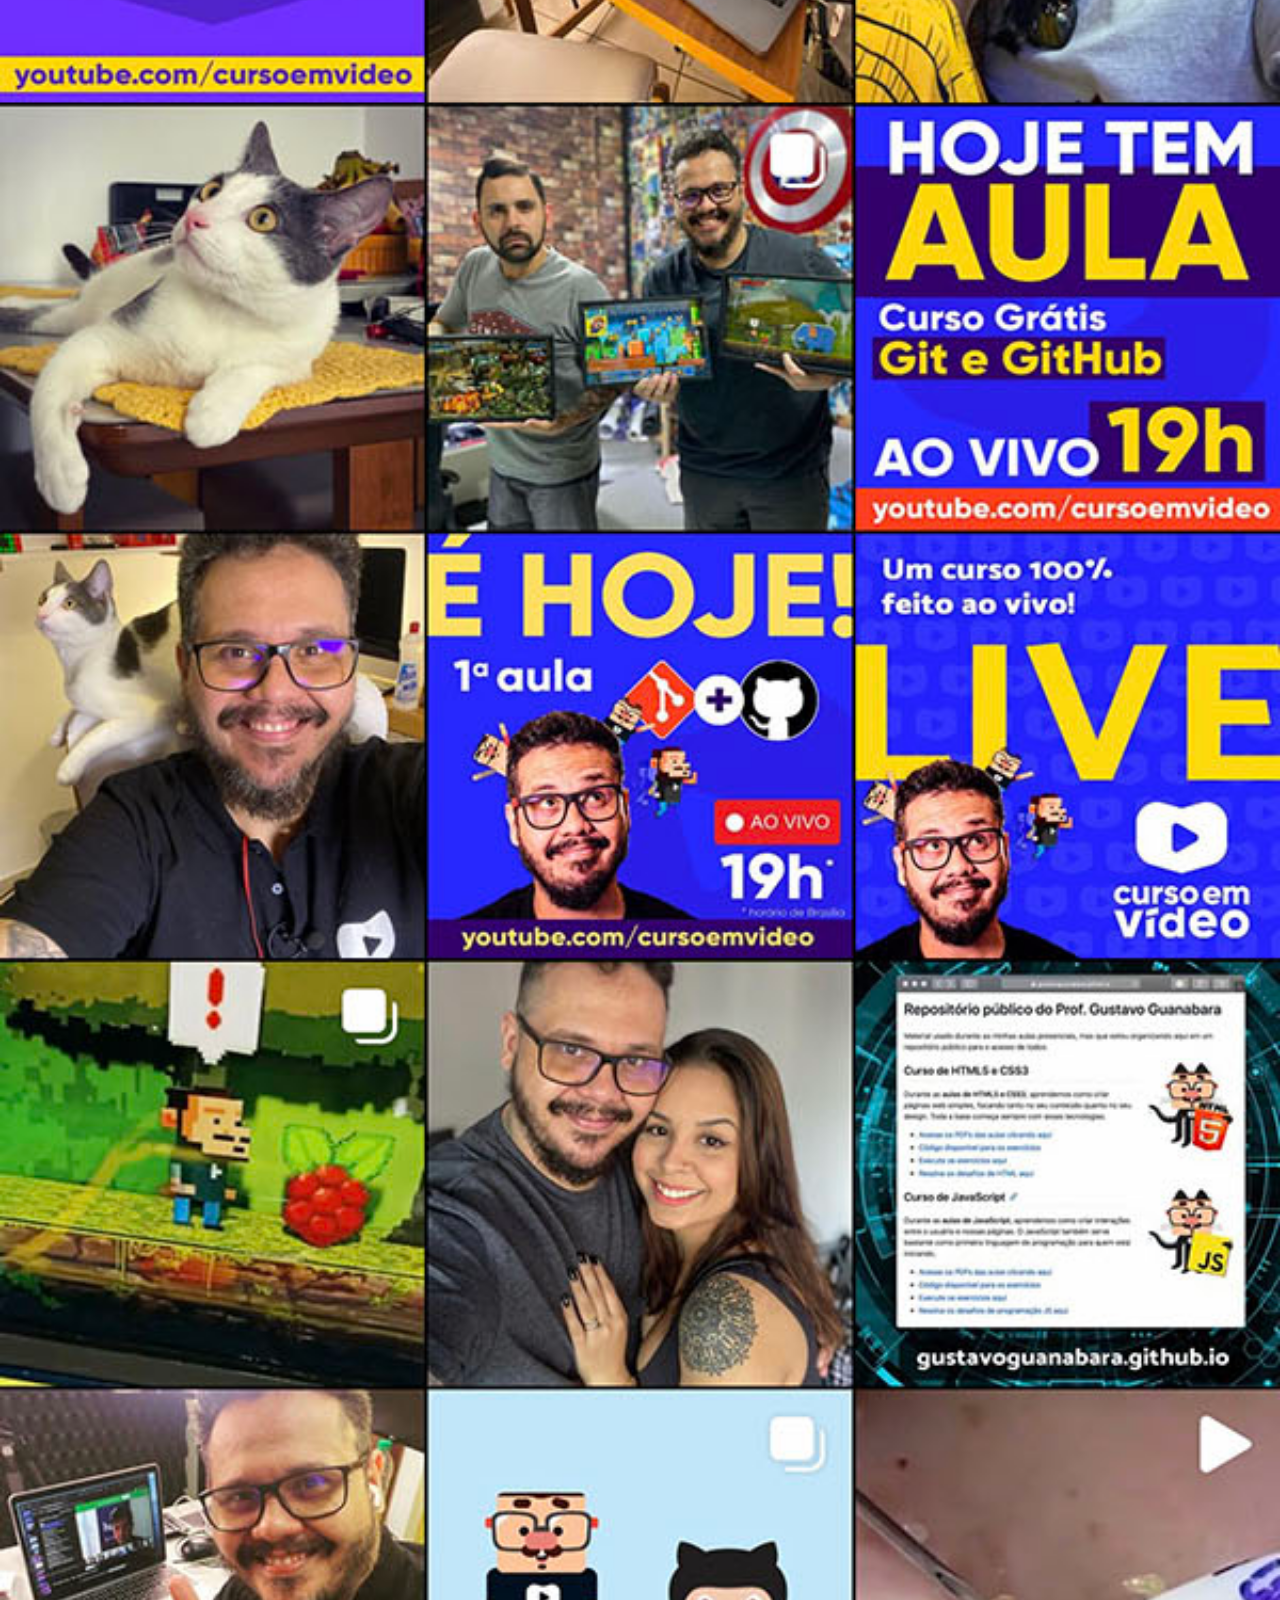
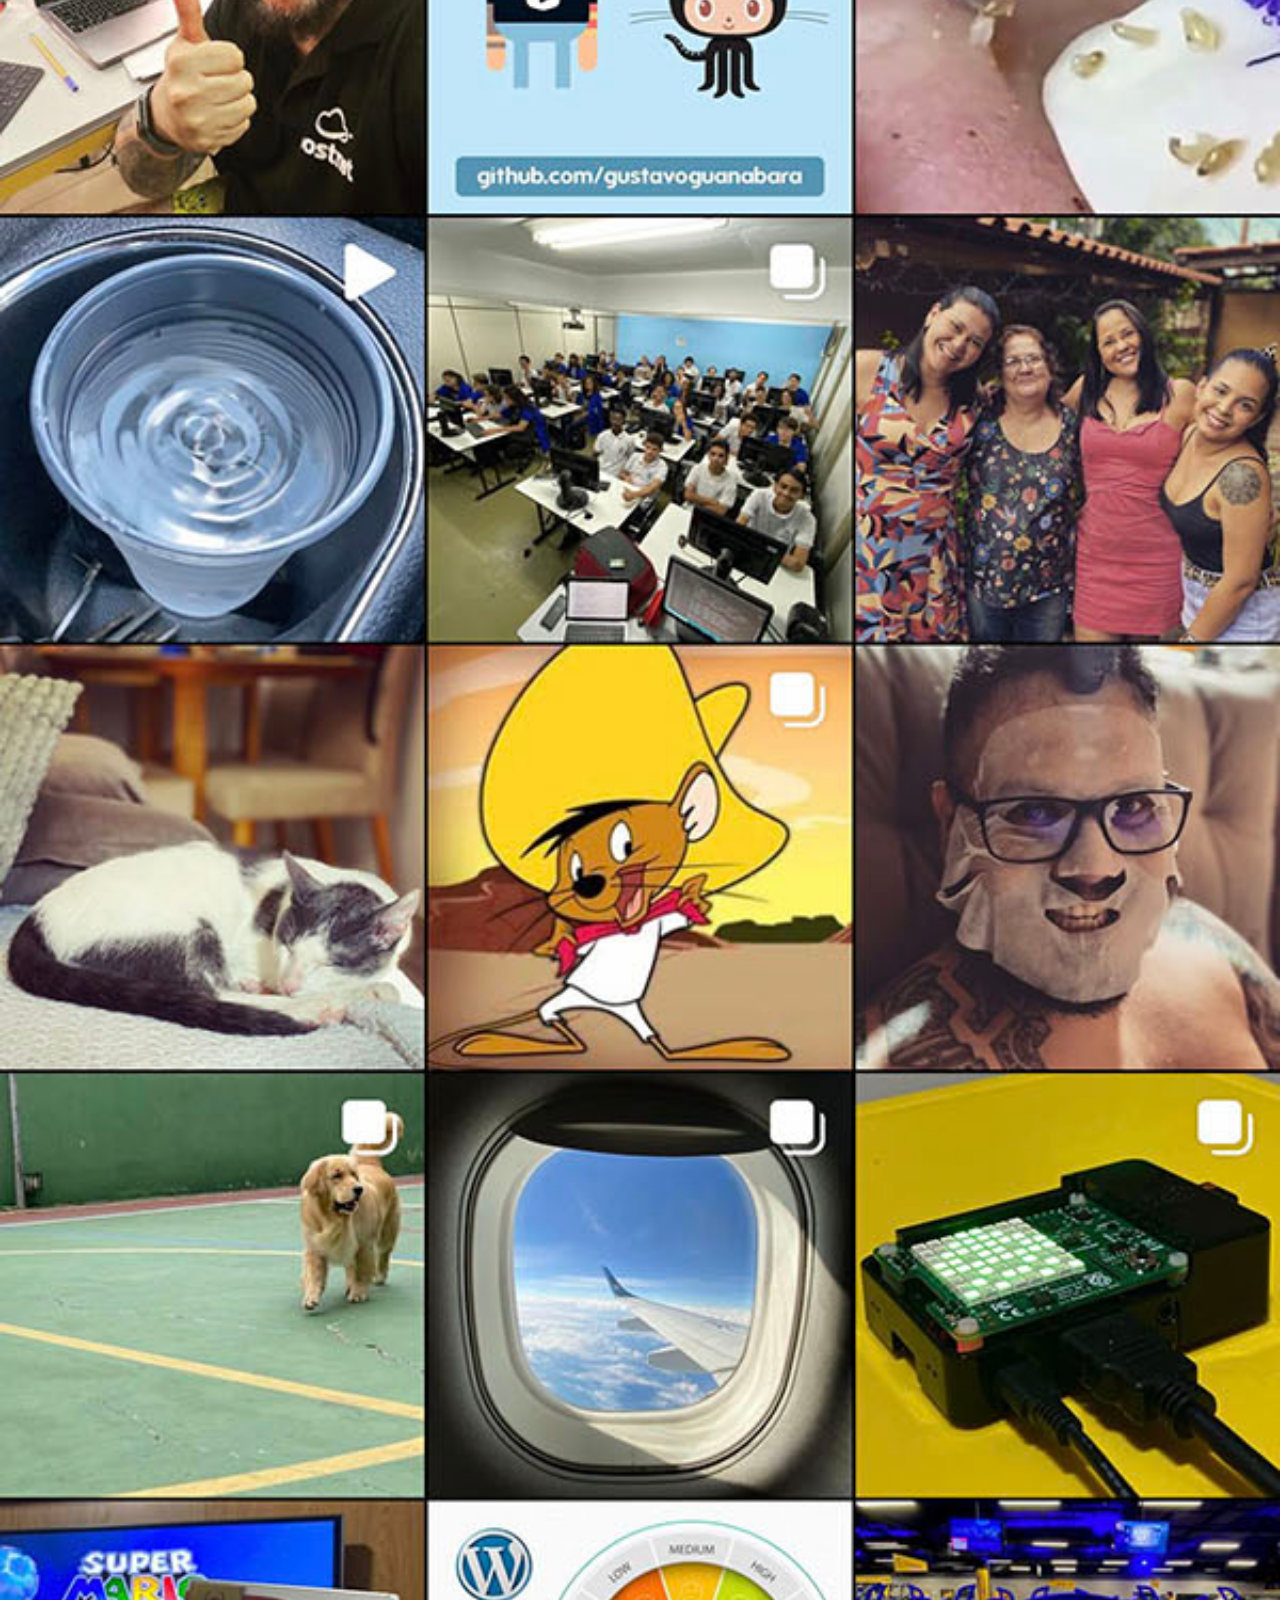
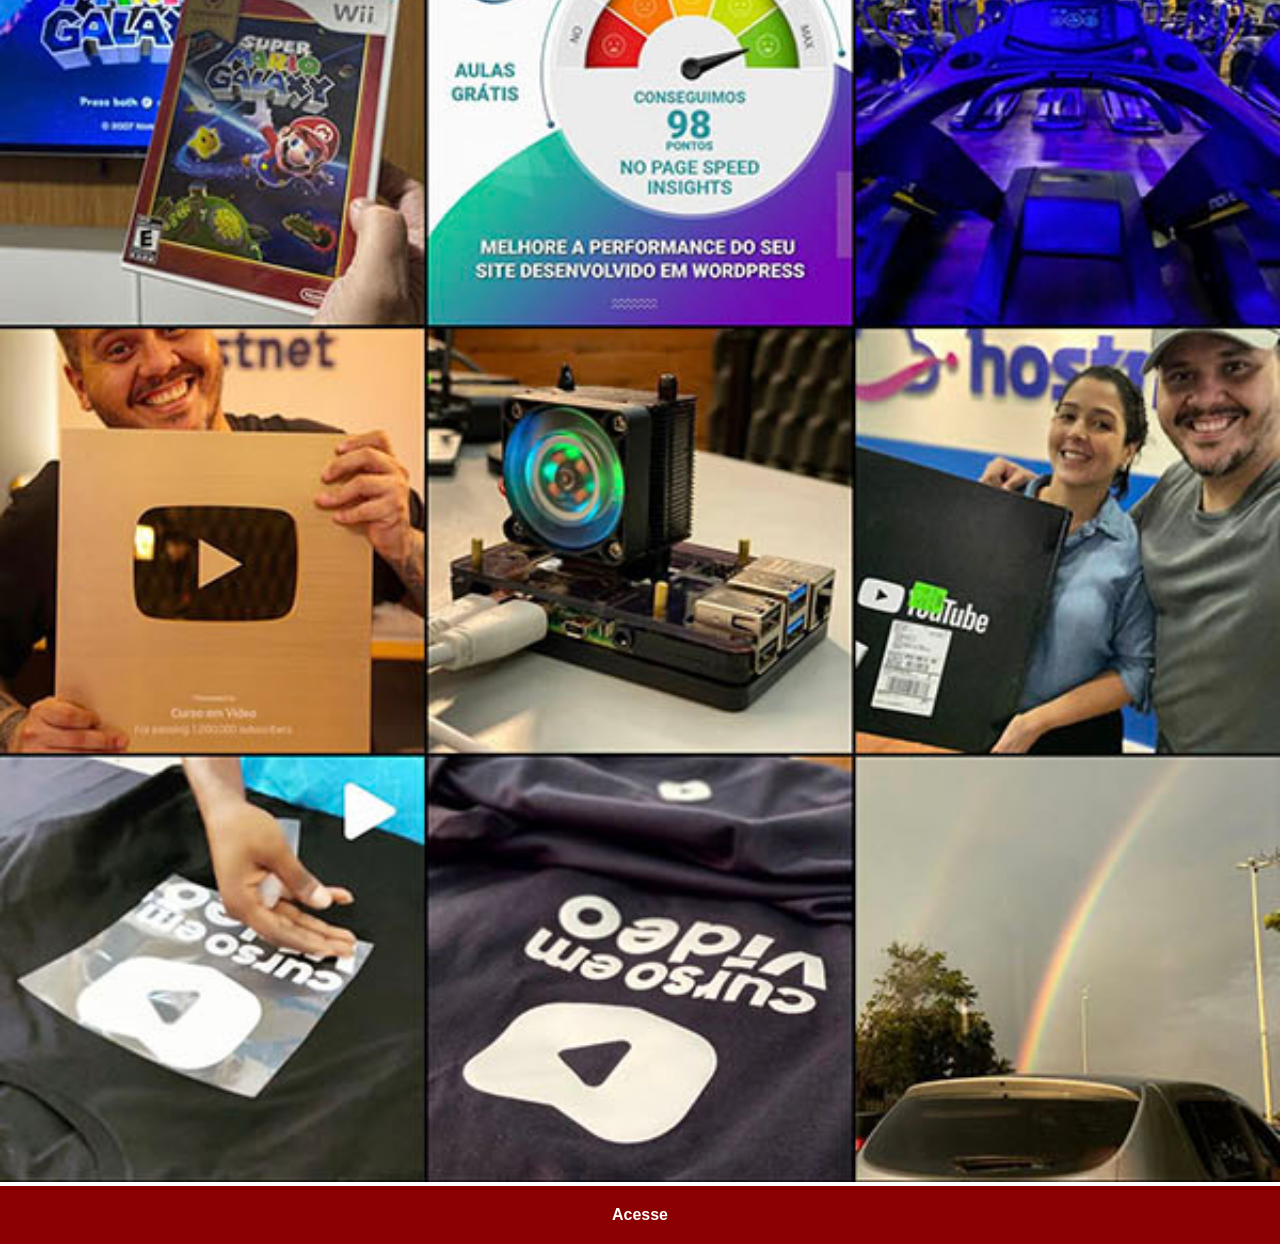
<file: instagram.html>
<!DOCTYPE html>
<html lang="pt-br">
<head>
    <meta charset="UTF-8">
    <meta name="viewport" content="width=device-width, initial-scale=1.0">
    <link rel="stylesheet" href="estilos/social.css">
    <title>Instagram</title>
</head>
<body>
    <img src="imagens/tela-instagram.jpg" alt="Instagram">
    <a href="https://www.instagram.com/gustavoguanabara/" target="_blank">Acesse</a>
    
</body>
</html>
</file>
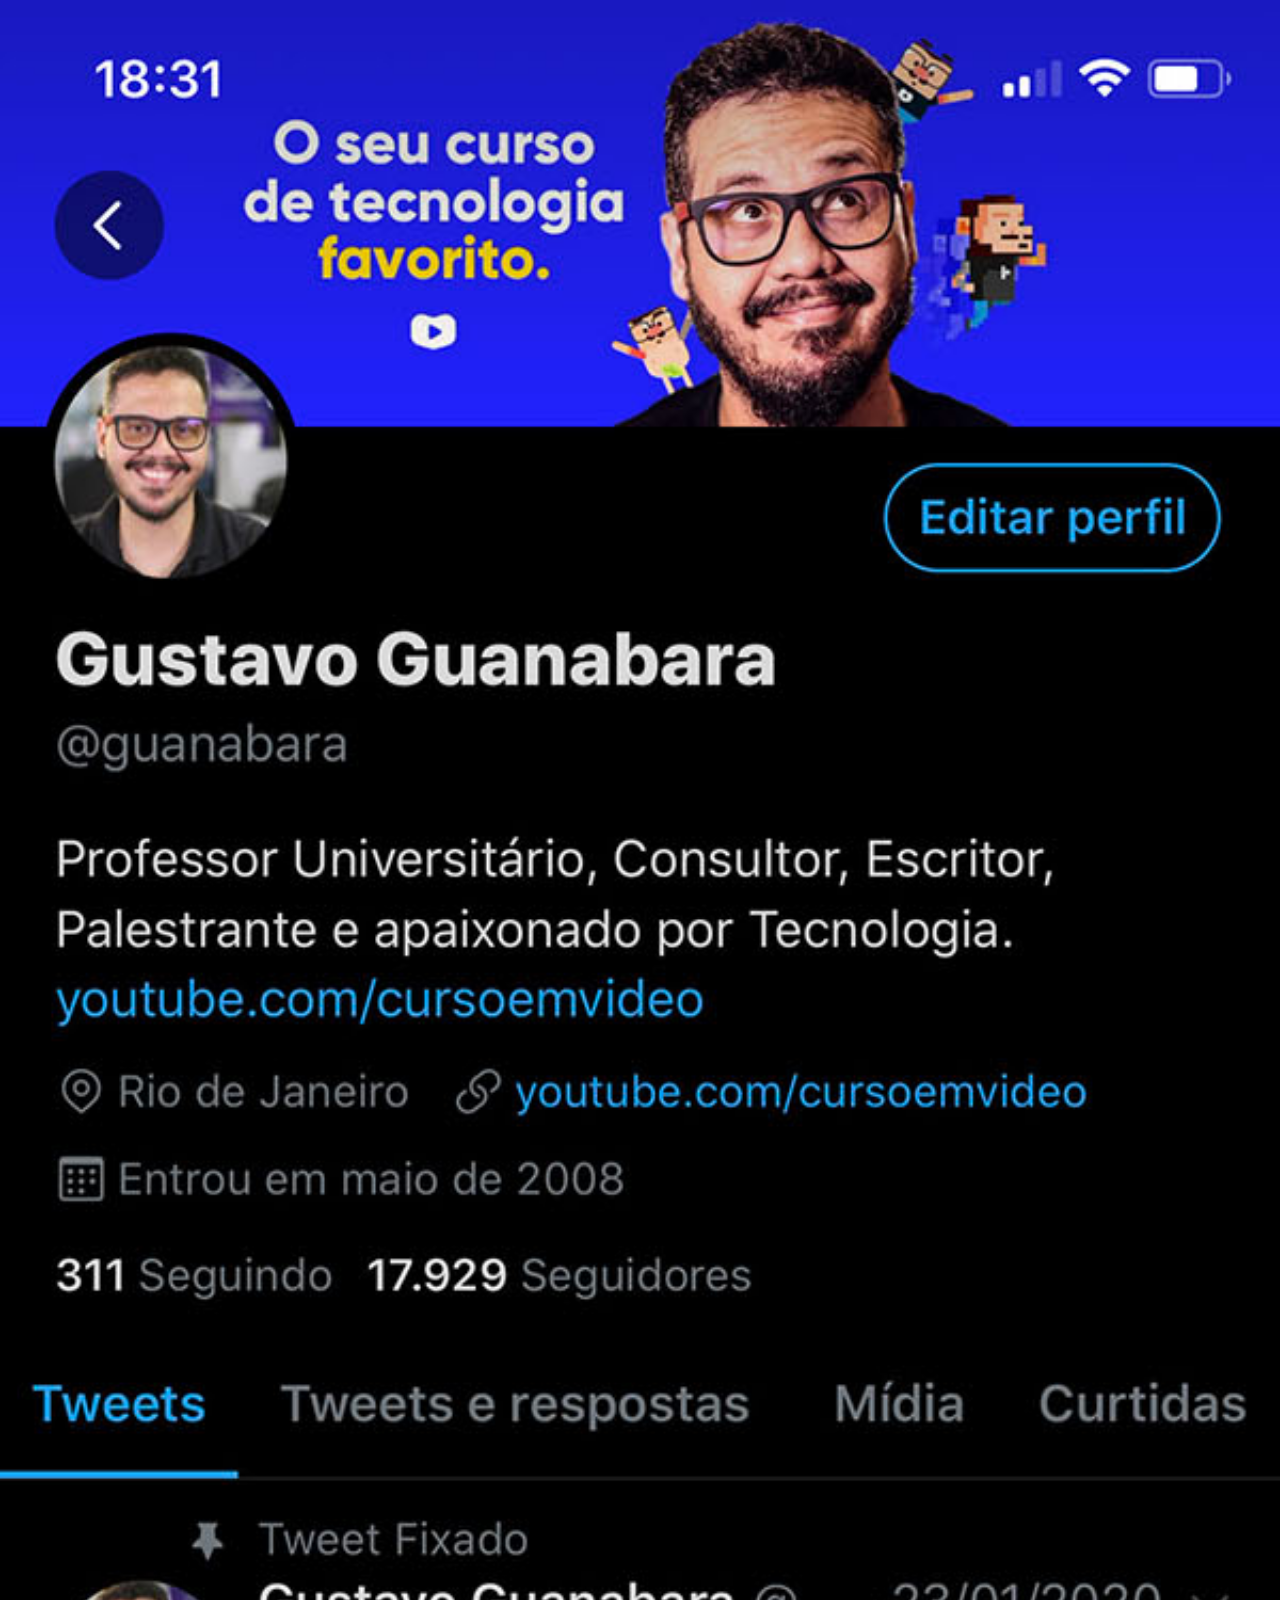
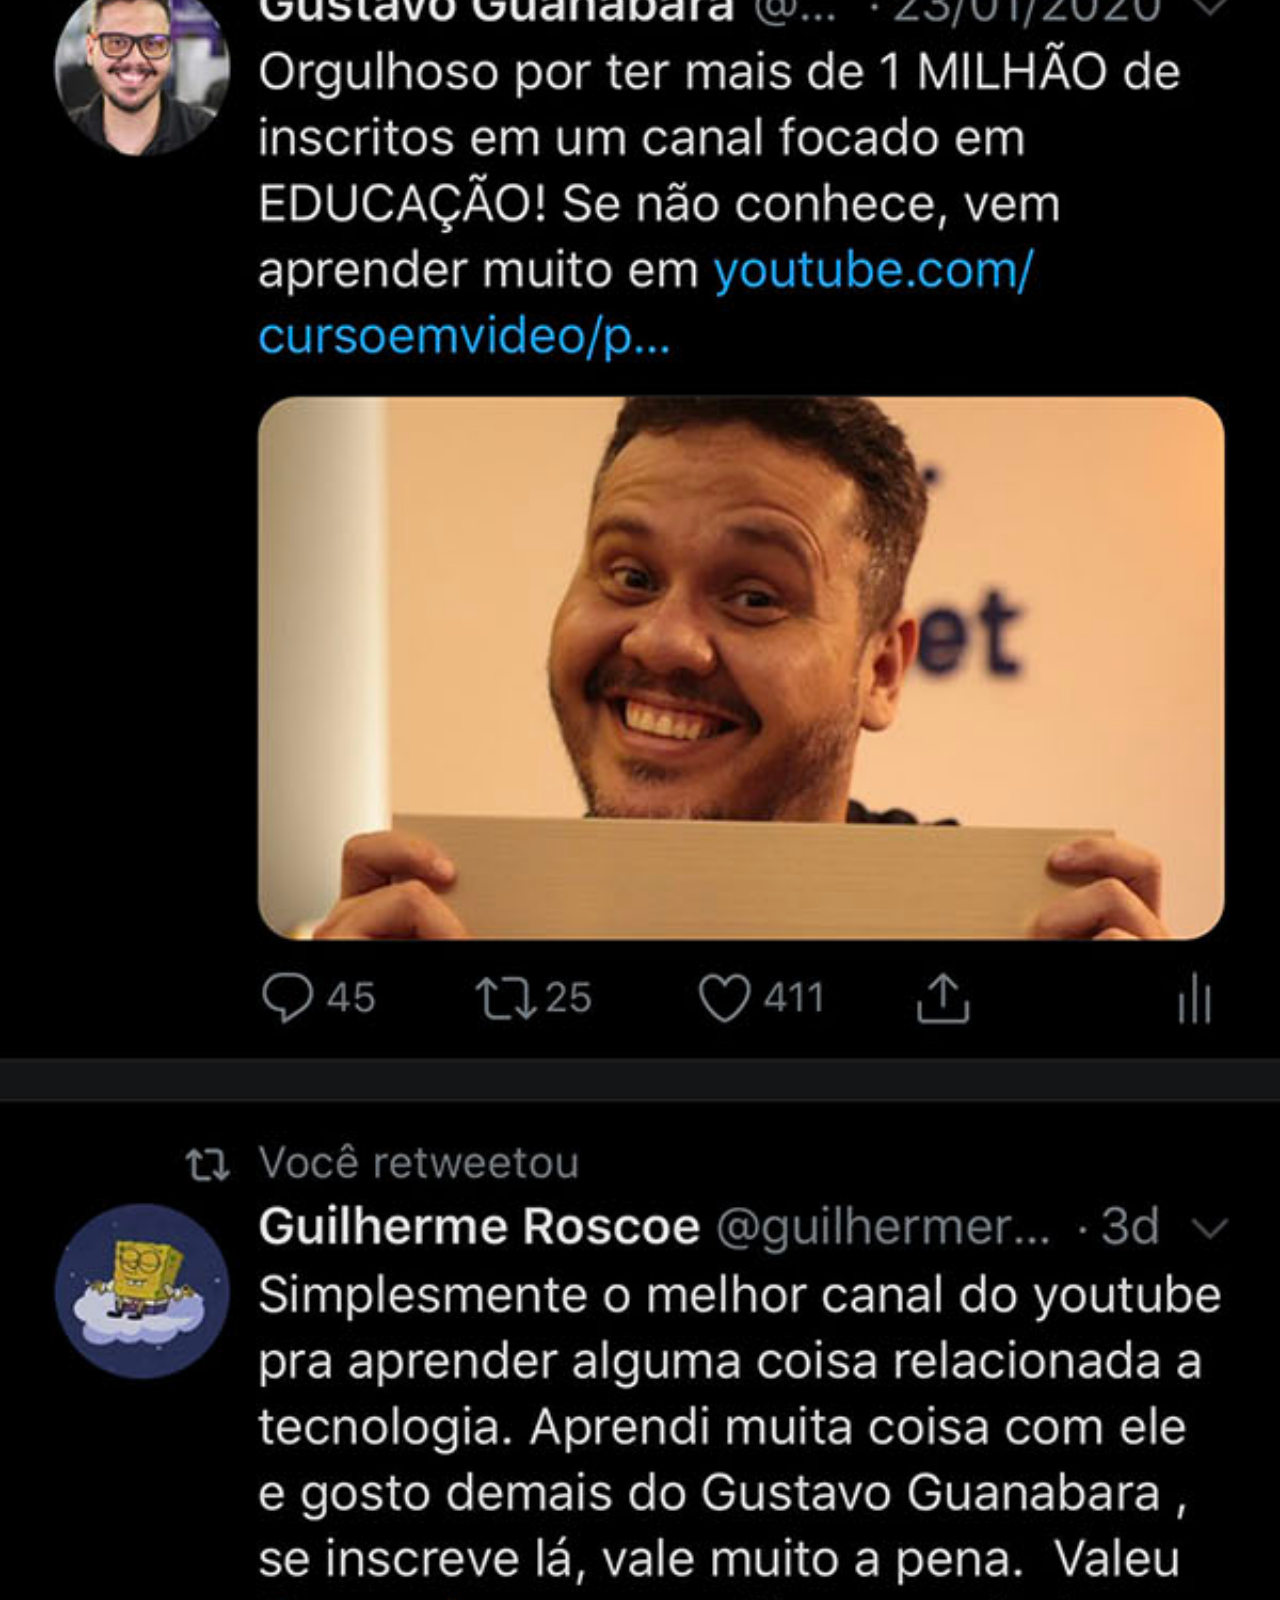
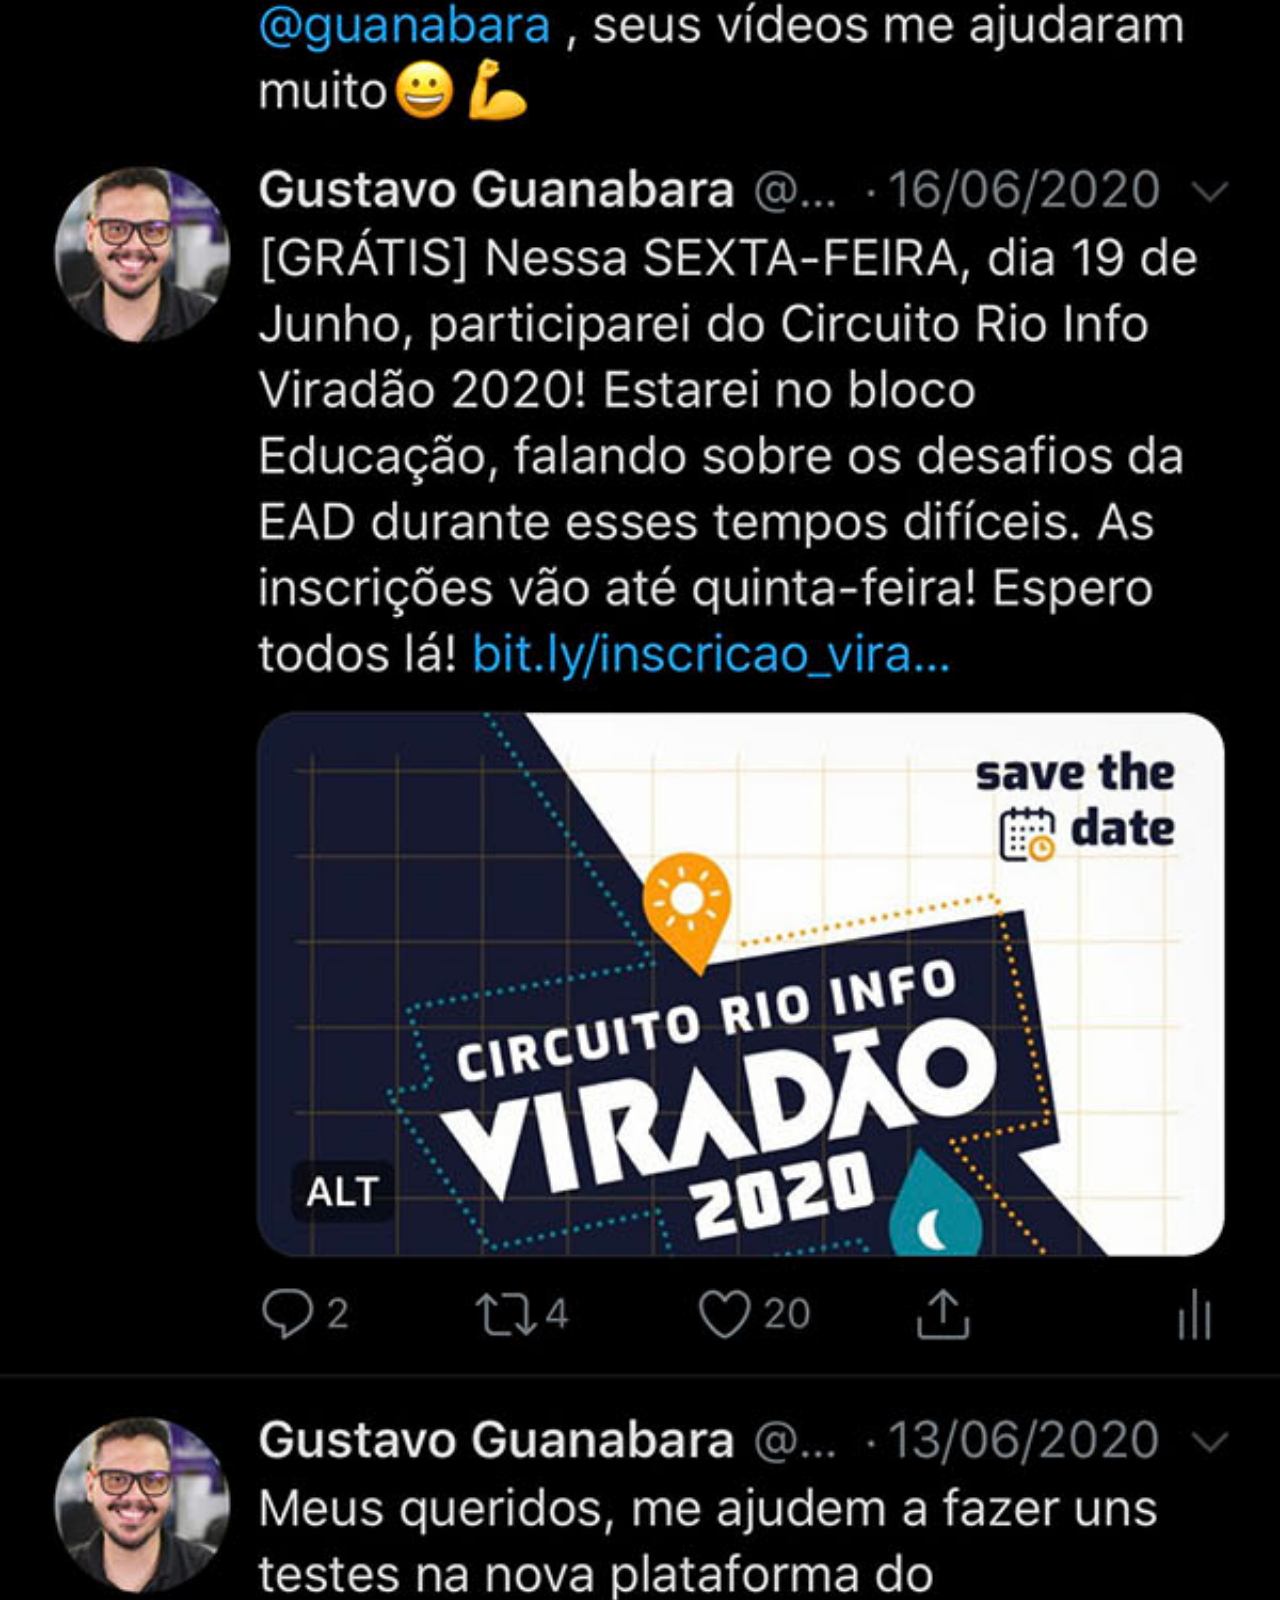
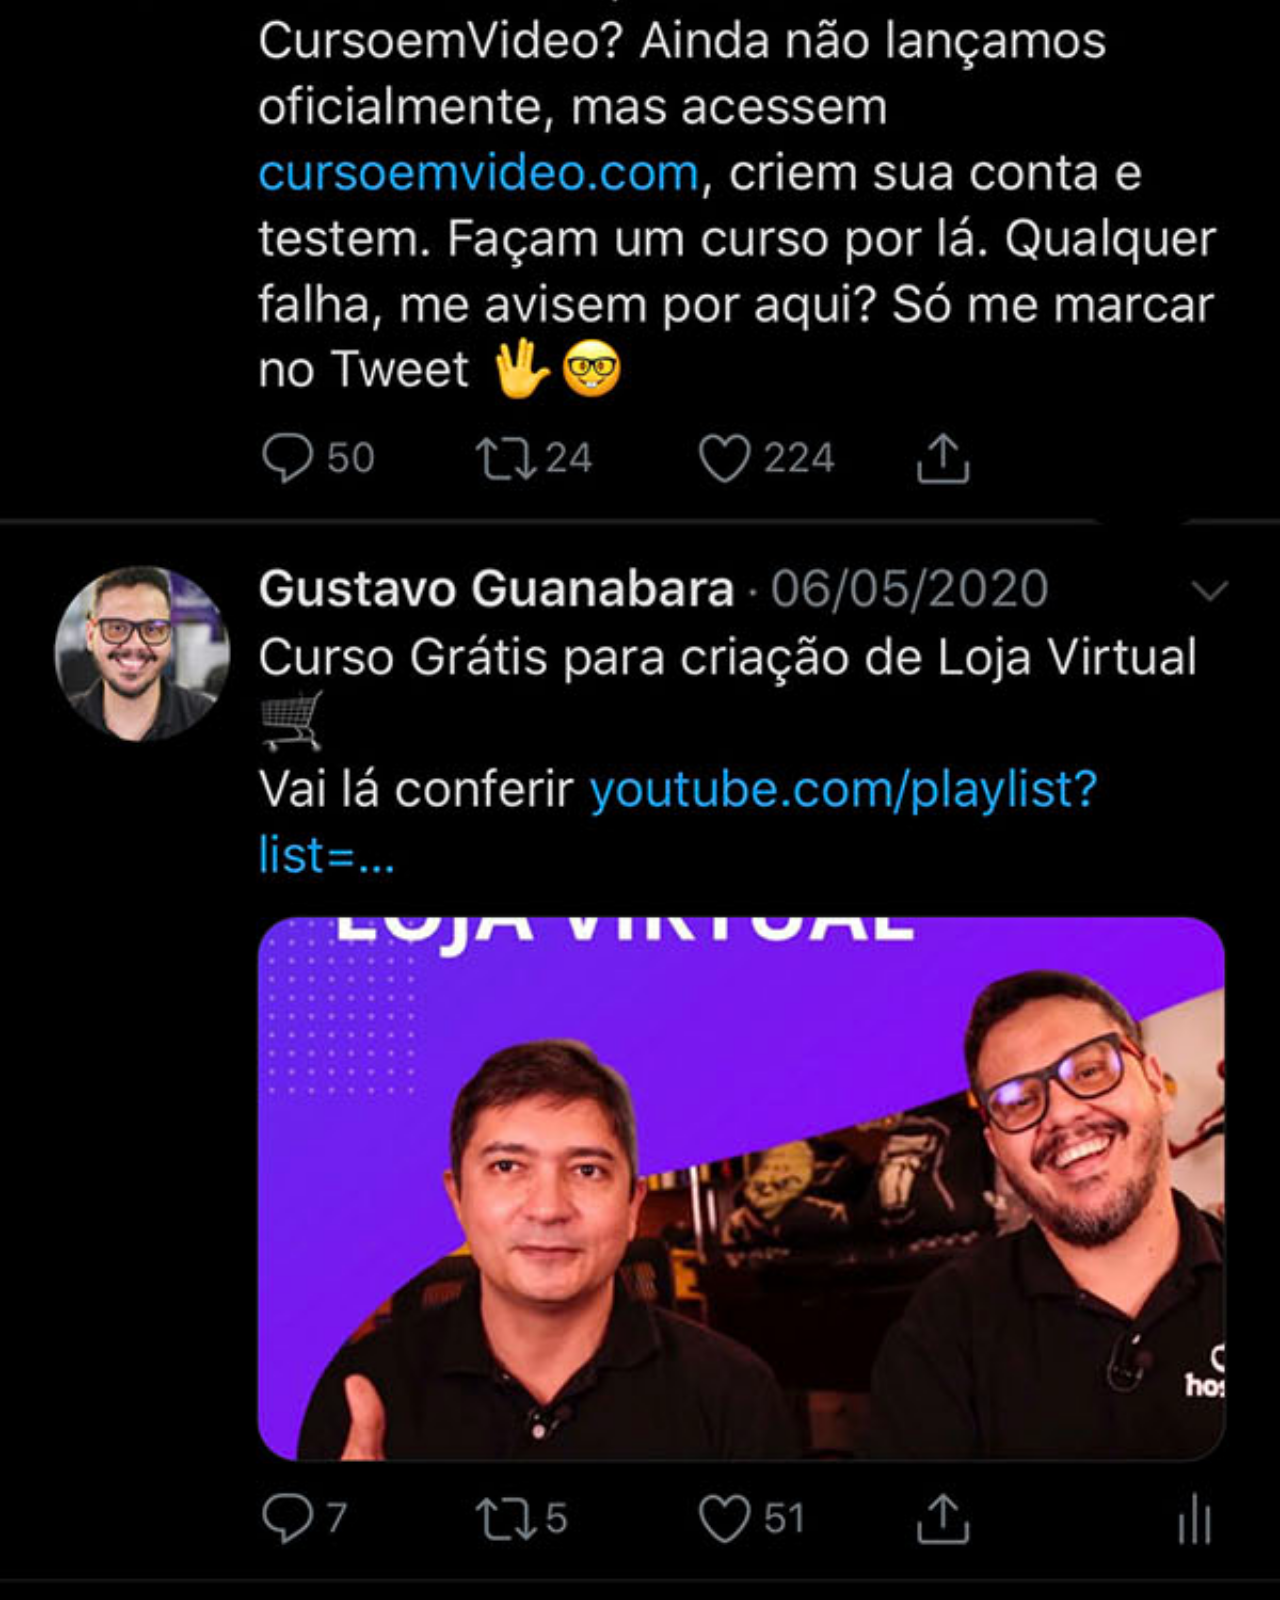
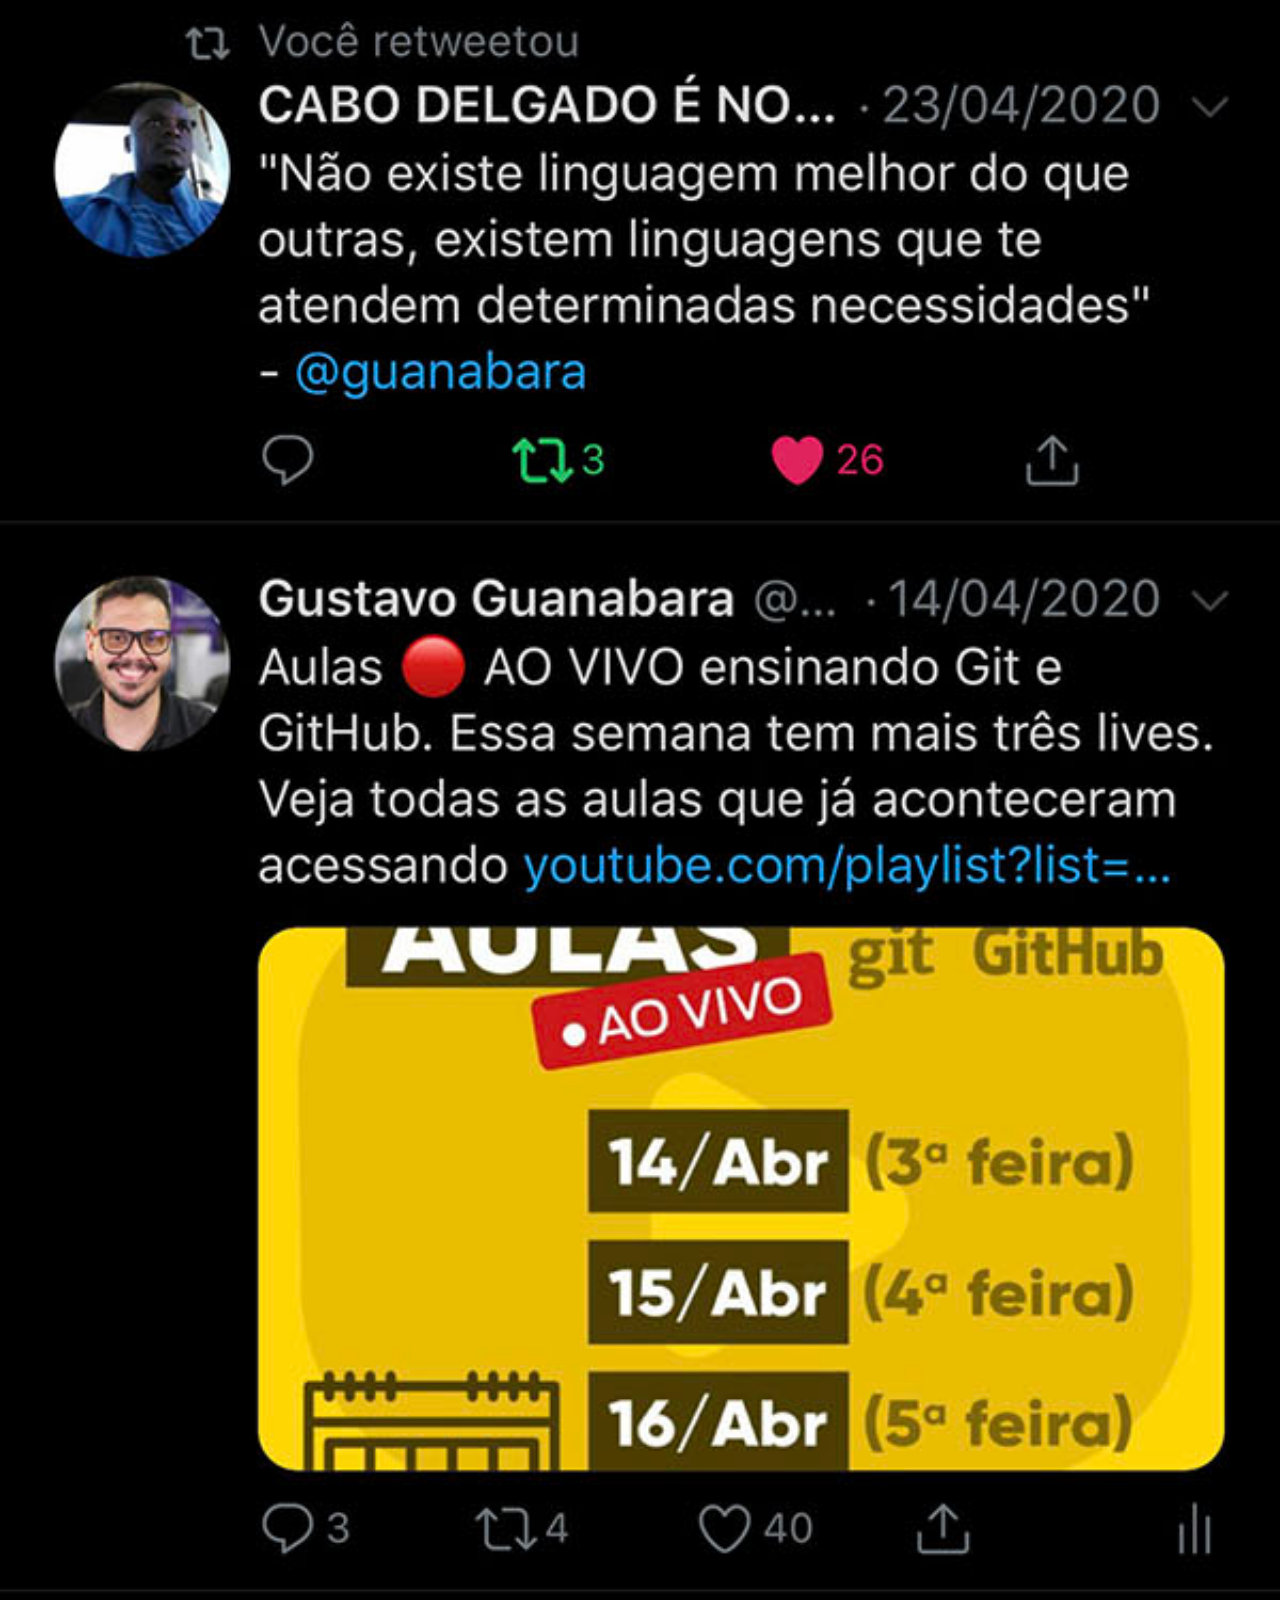
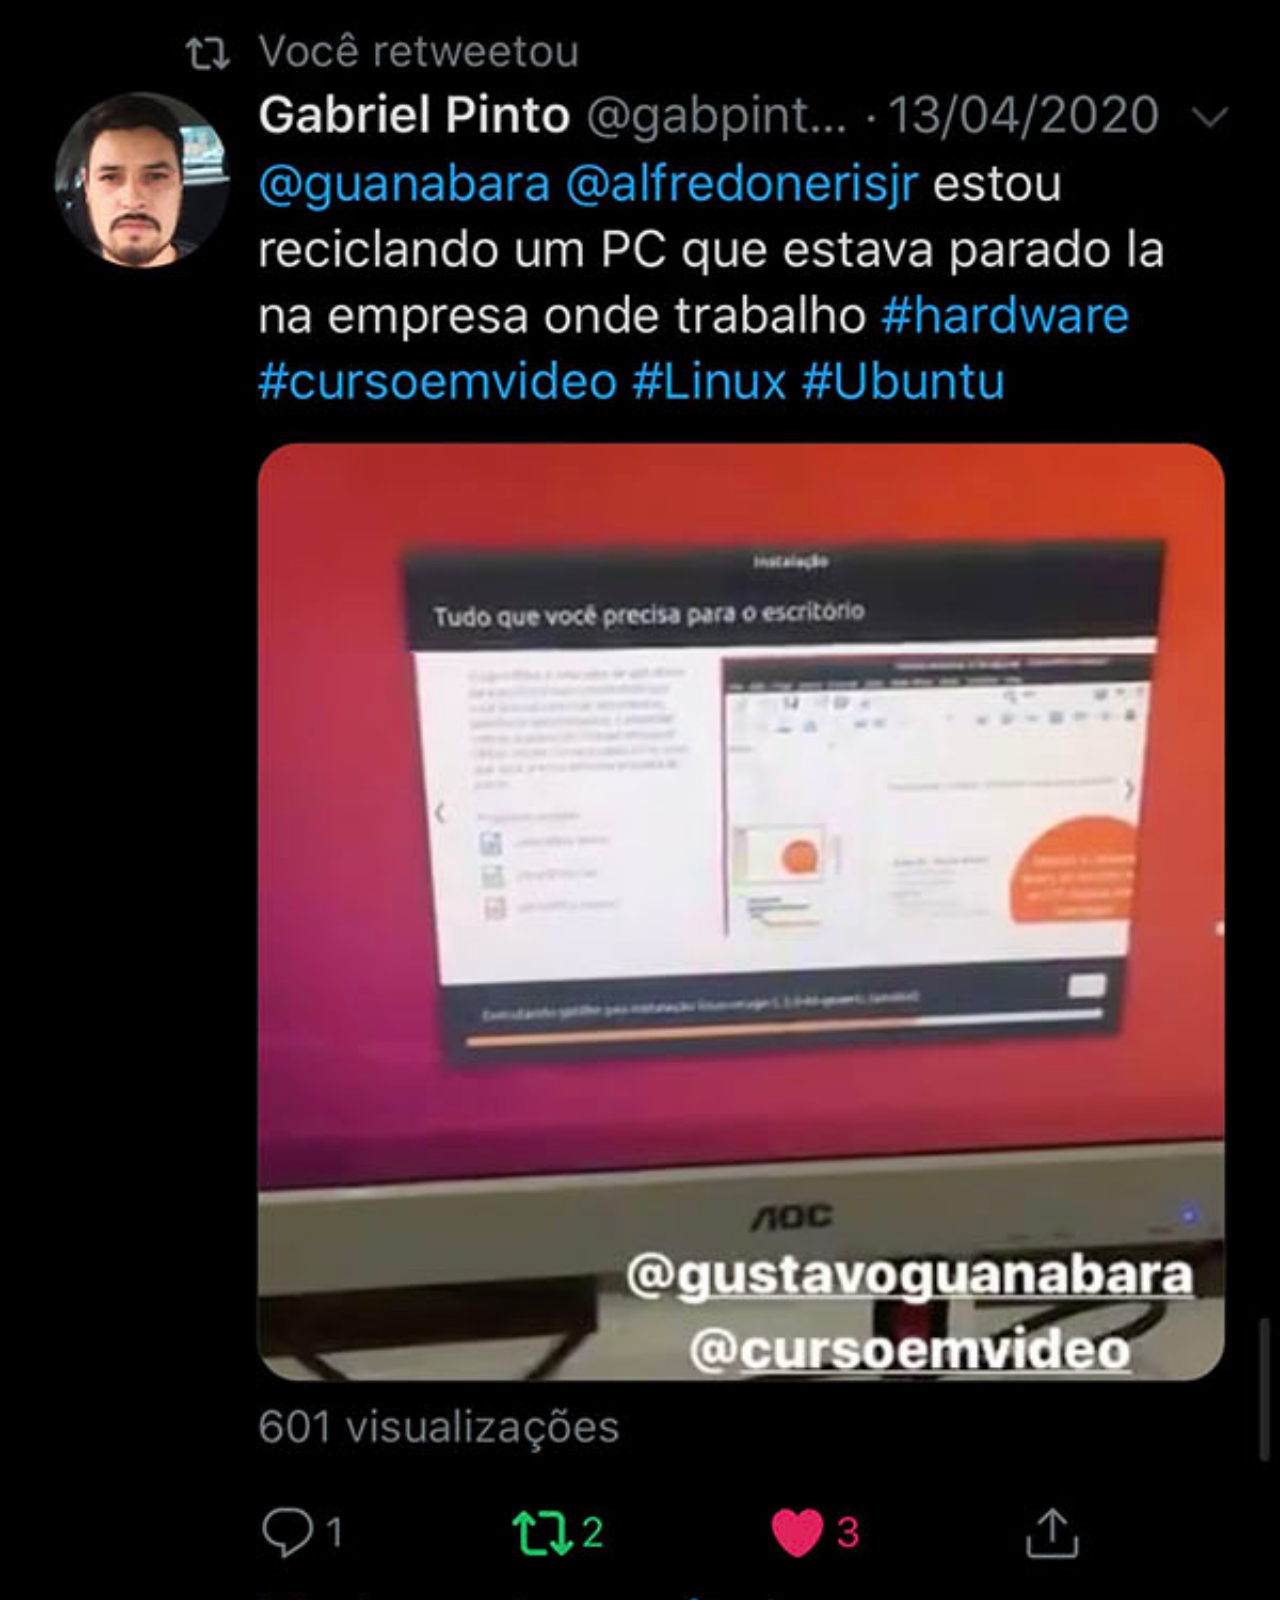
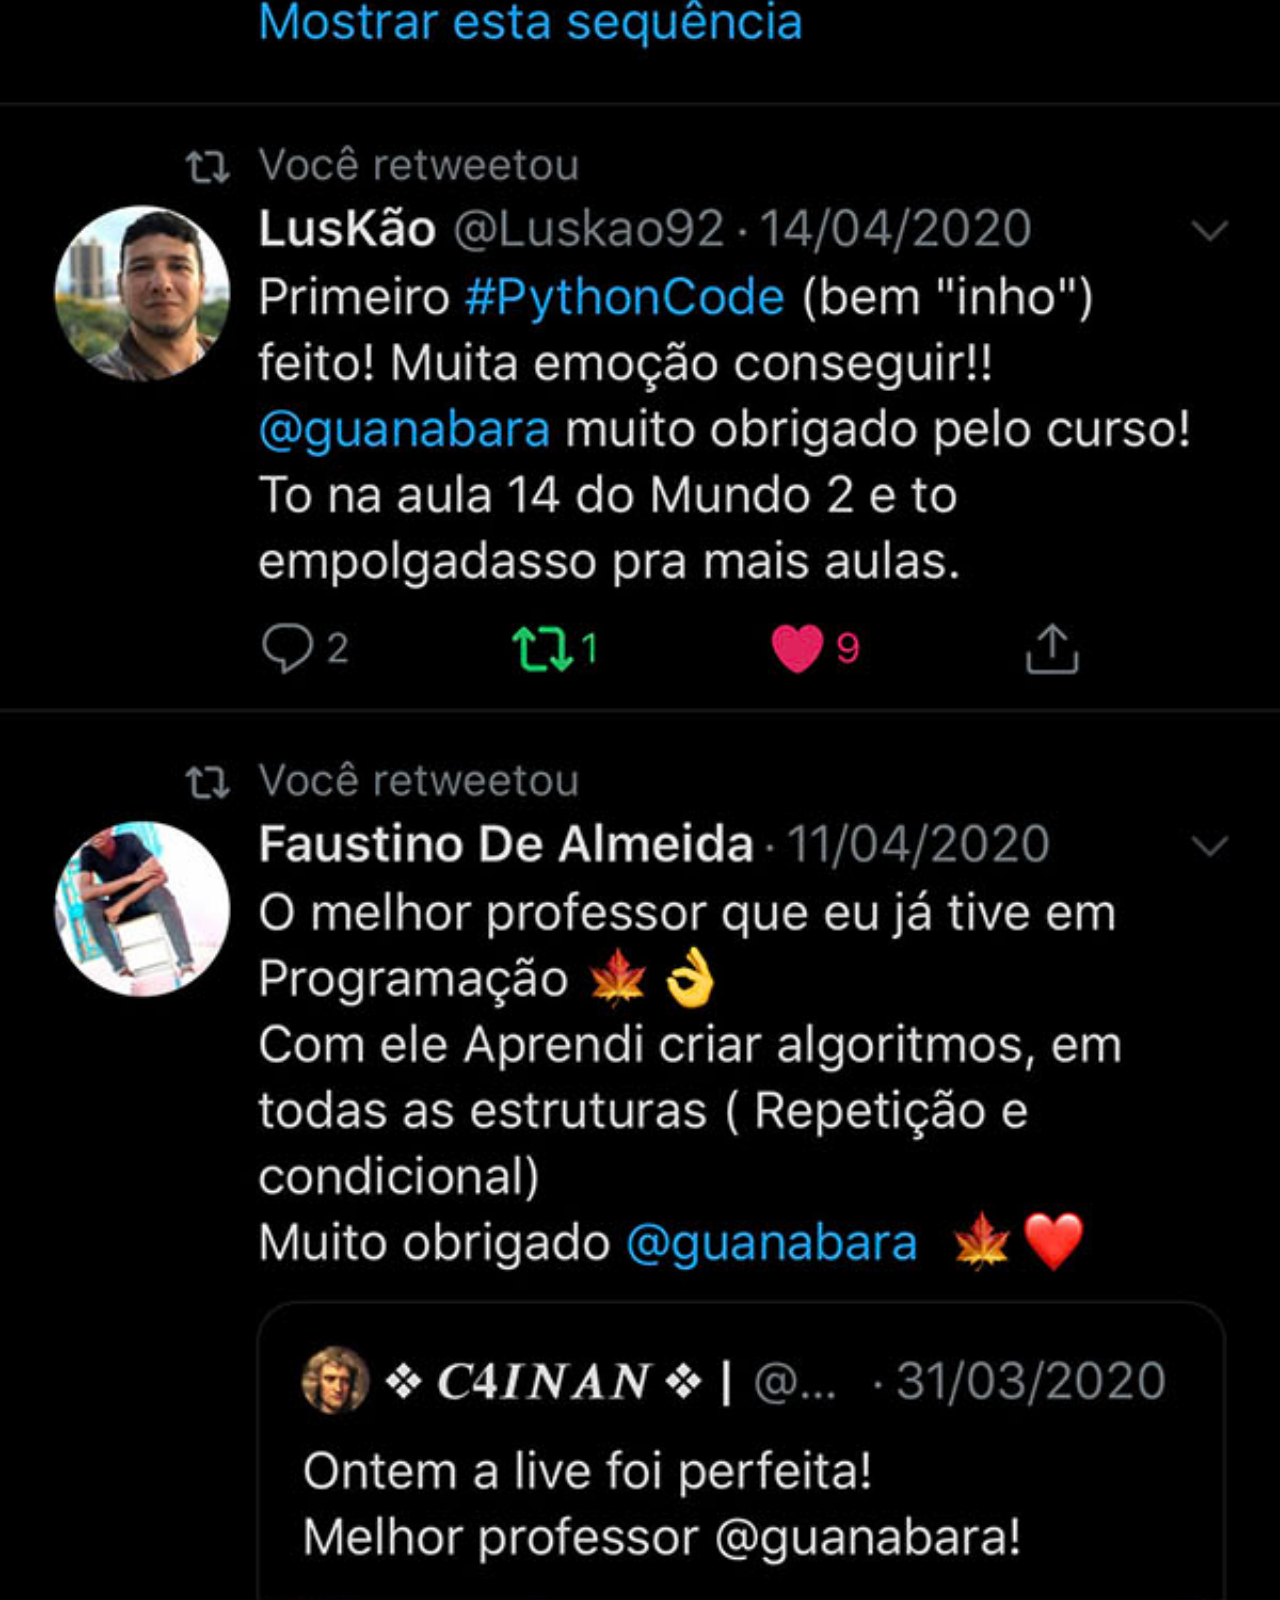
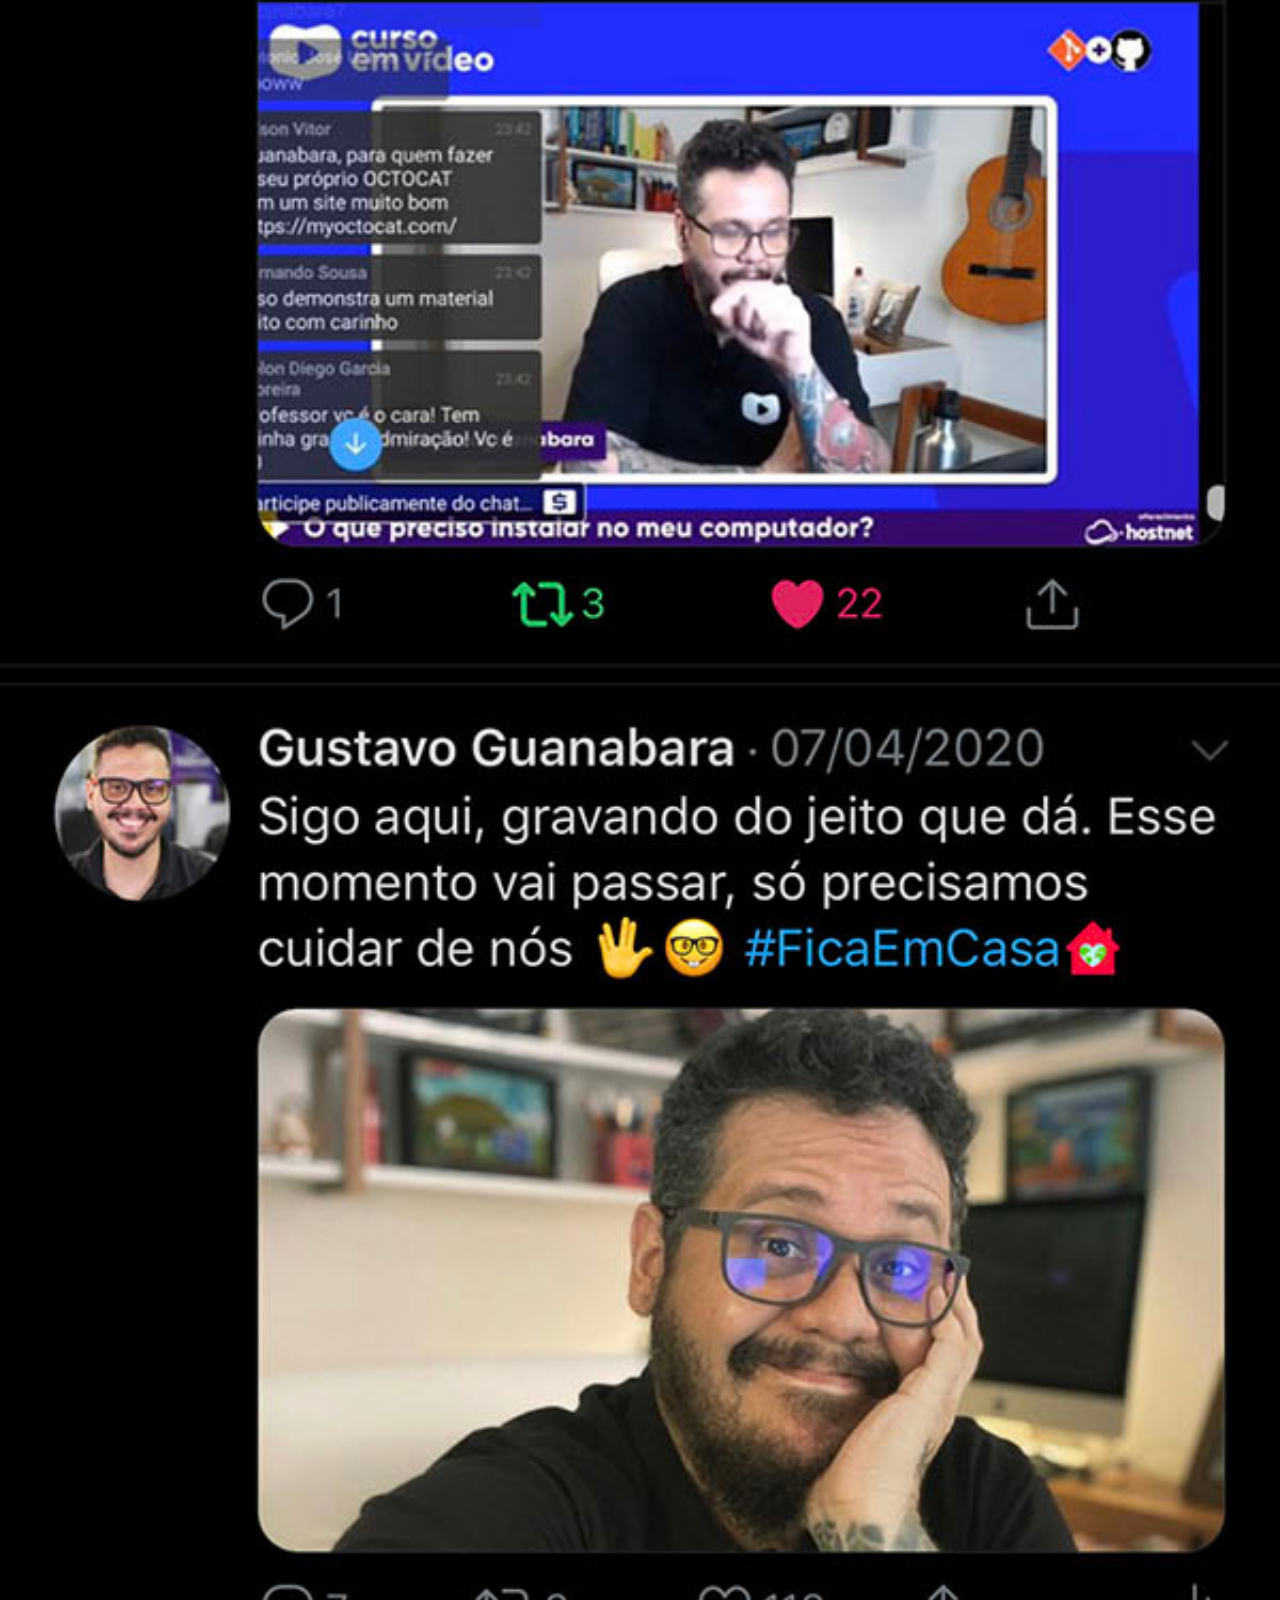
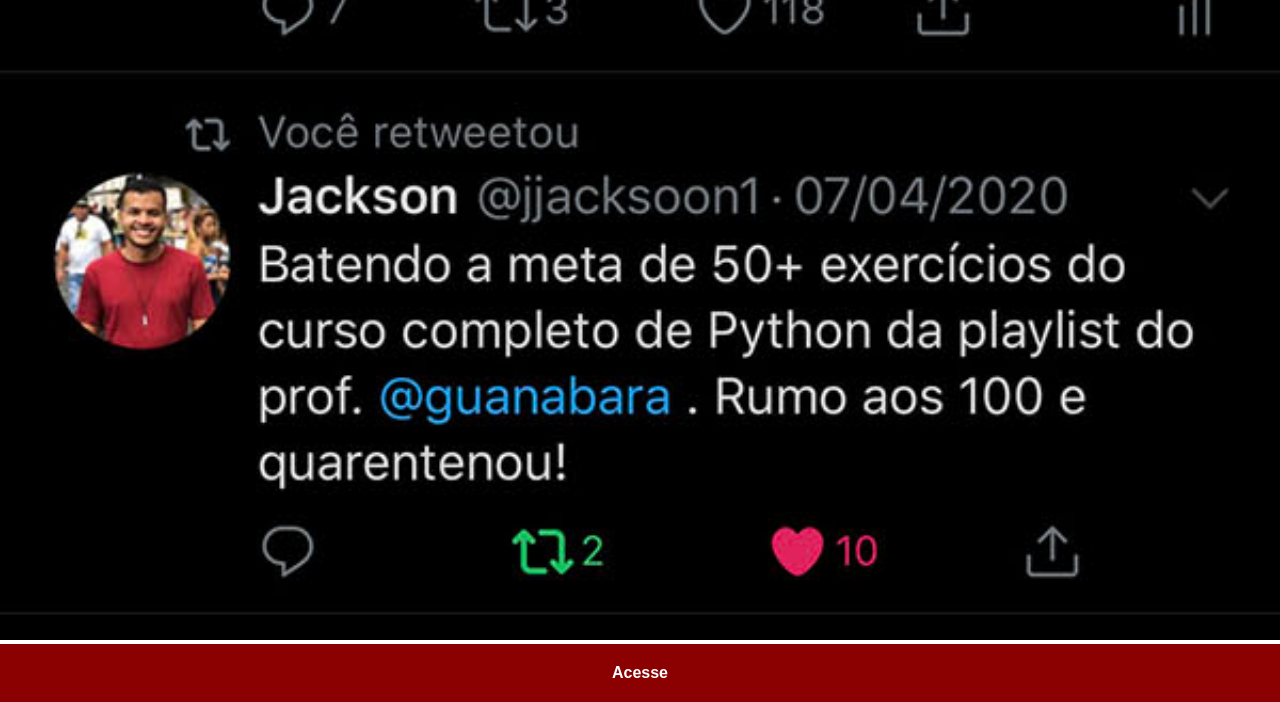
<file: twitter.html>
<!DOCTYPE html>
<html lang="pt-br">
<head>
    <meta charset="UTF-8">
    <meta name="viewport" content="width=device-width, initial-scale=1.0">
    <link rel="stylesheet" href="estilos/social.css">
    <title>Twitter</title>
</head>
<body>
    <img src="imagens/tela-twitter.jpg" alt="Twitter">
    <a href="https://x.com/guanabara" target="_blank">Acesse</a> 
    
</body>
</html>
</file>
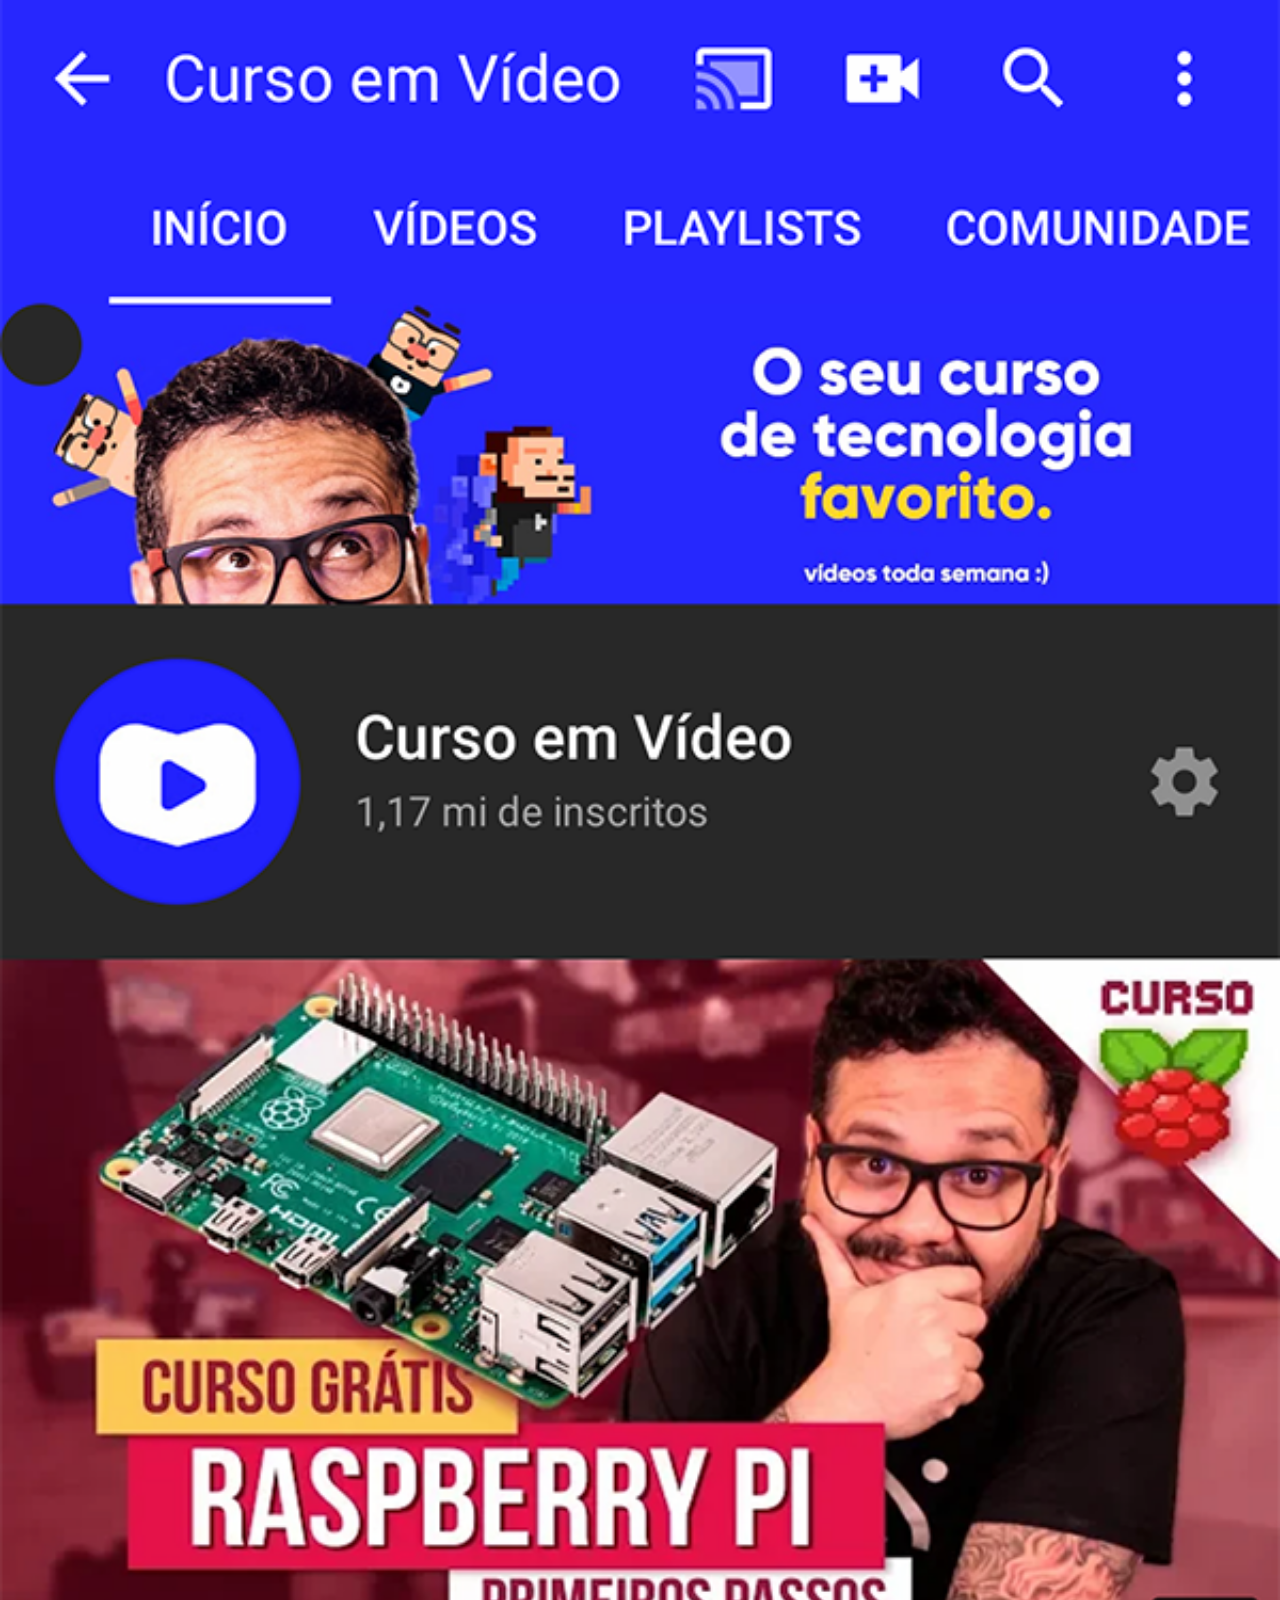
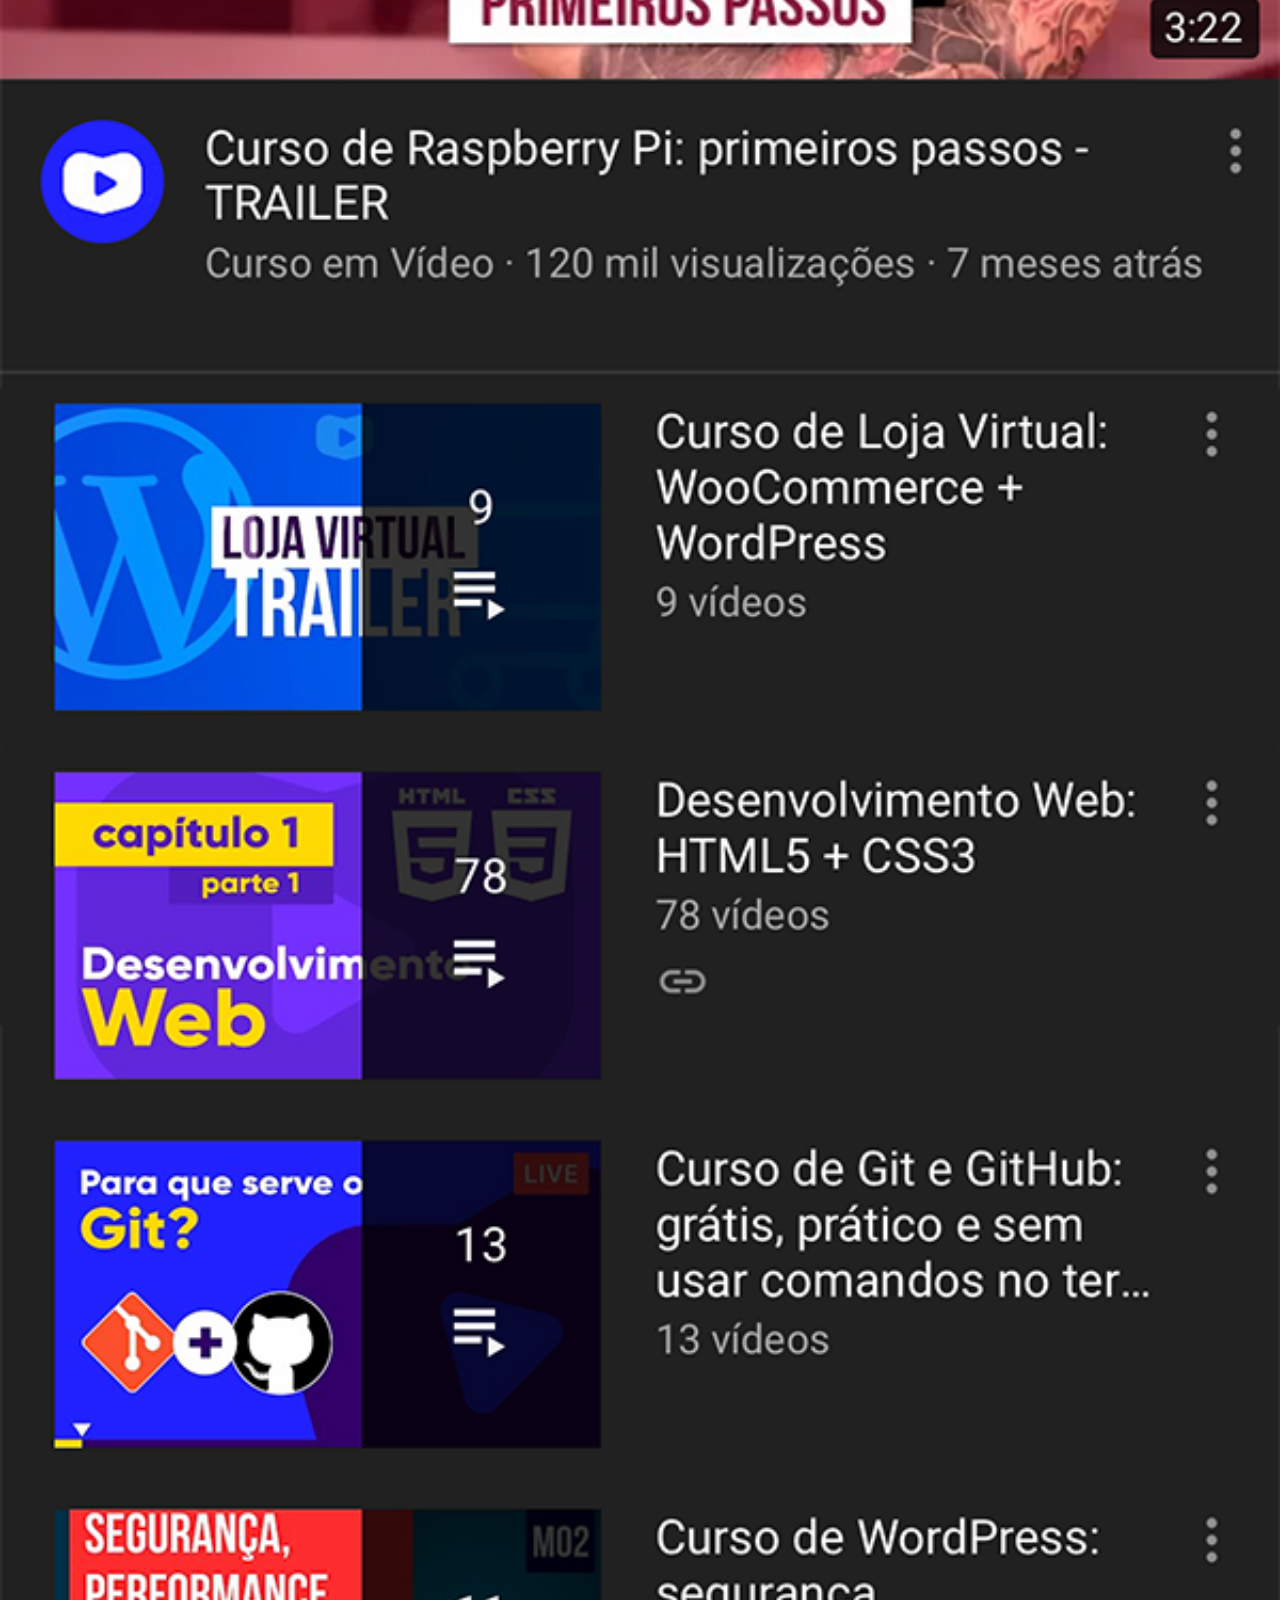
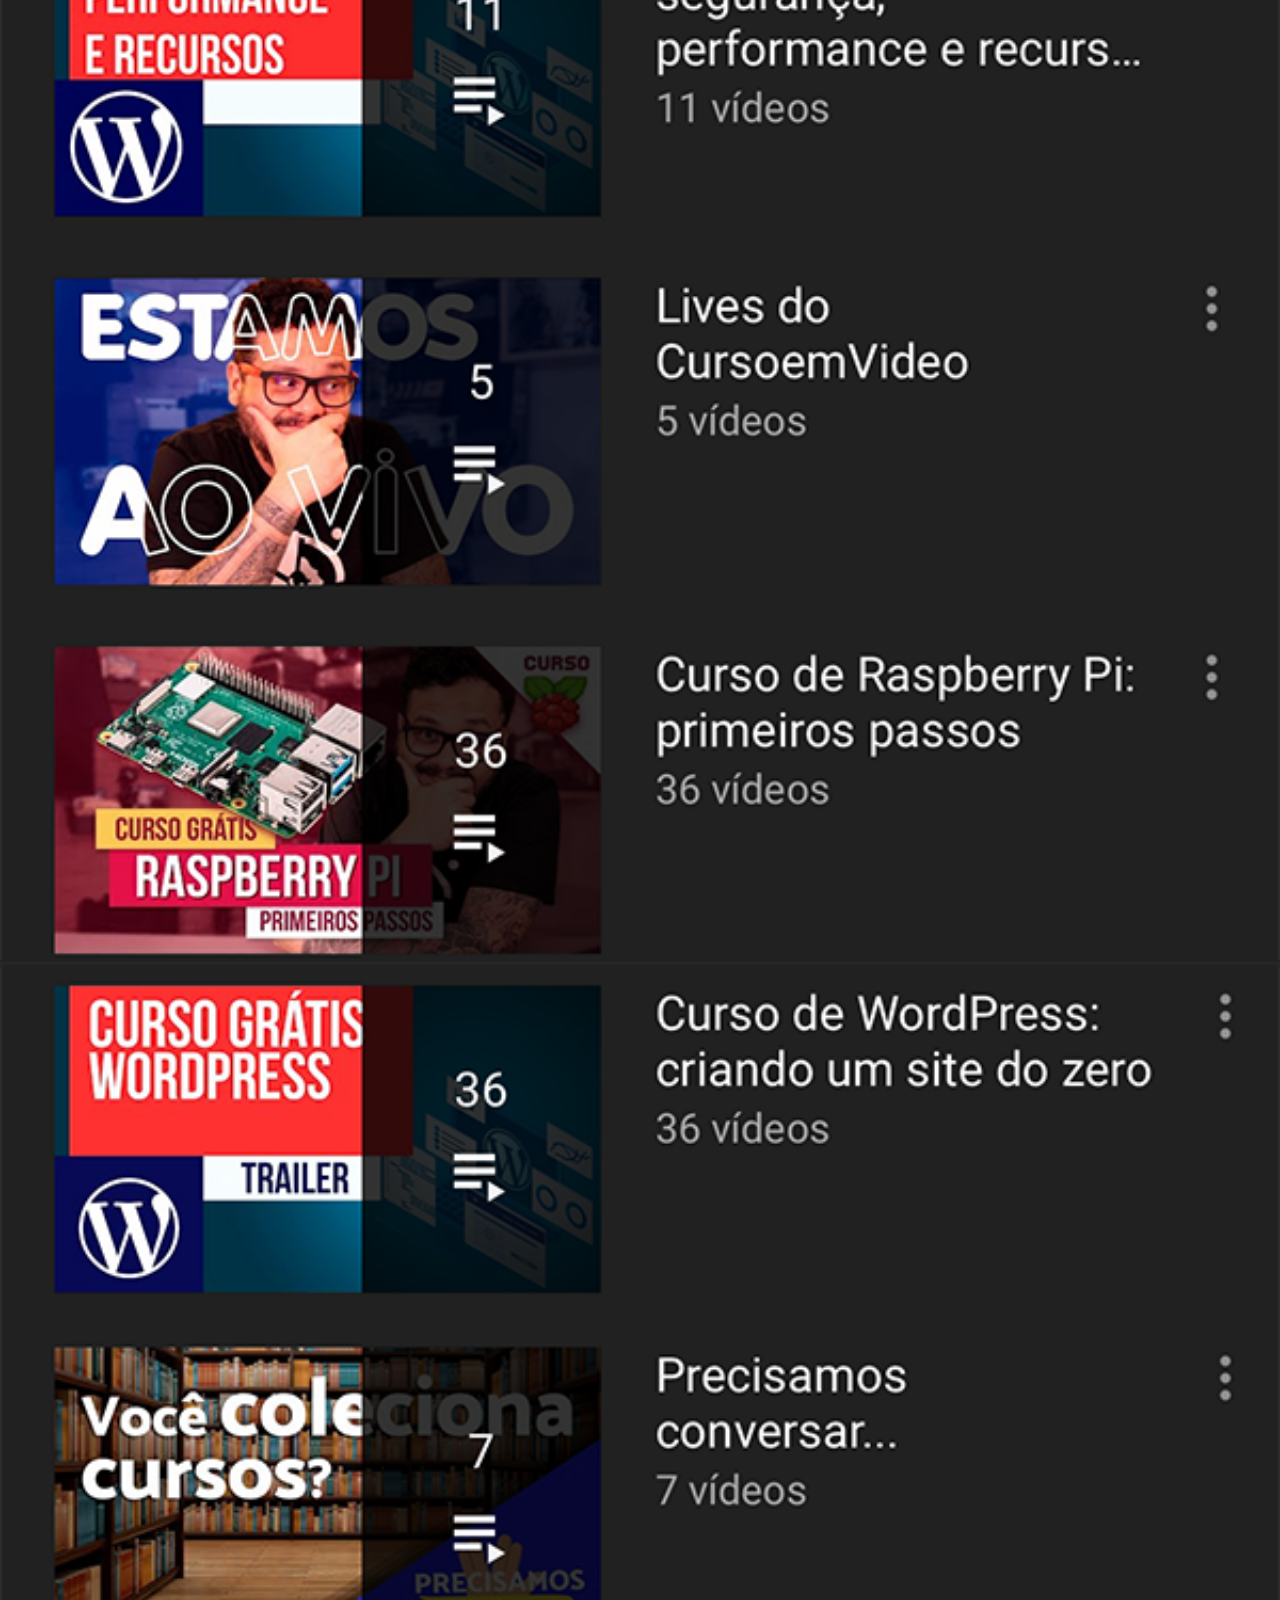
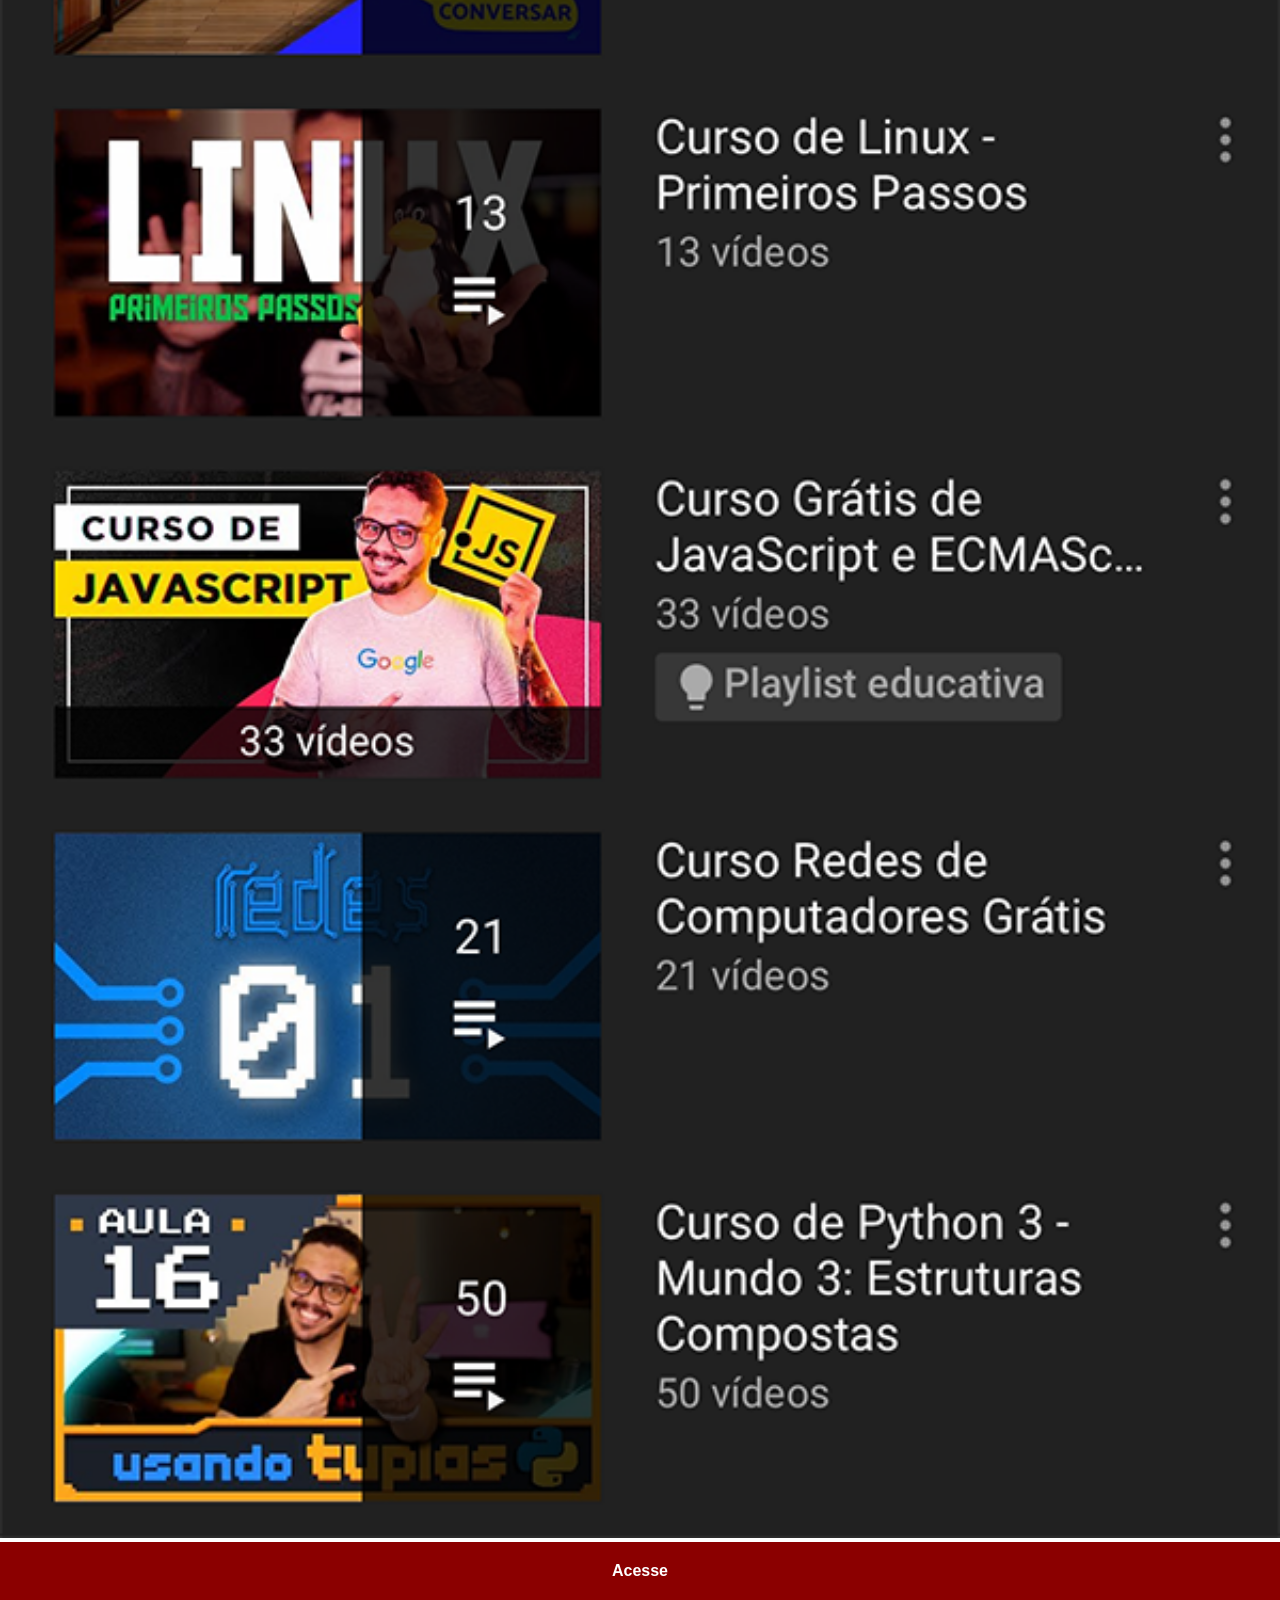
<file: youtube.html>
<!DOCTYPE html>
<html lang="pt-br">
<head>
    <meta charset="UTF-8">
    <meta name="viewport" content="width=device-width, initial-scale=1.0">
    <link rel="stylesheet" href="estilos/social.css">
    <title>Youtube</title>
    
</head>
<body>
    <img src="imagens/tela-youtube.png" alt="Youtube">
    <a href="https://www.youtube.com/user/cursoemvideo/playlists" target="_blank
    ">Acesse</a>
 </body>
</html>
</file>
<file: estilos/style.css>
@charset "UTF-8";

*{
    margin: 0px;
    padding: 0px;
    font-family: Arial, Helvetica, sans-serif;
}

html, body{
    height: 100vh;
    width: 100vw;
    background-color: black;
}

body{
    background: url(../imagens/fundo-madeira.jpg) no-repeat top center;
    background-size: cover;
    background-attachment: fixed;
}

main{
    height: 100vh;
    position: relative;
    
}

section#telefone{ 
    position: absolute;
    top: 50%;
    left: 50%;
    transform: translate(-50%, -50%);
    height: 627px;
    width: 311px;
    background: url('../imagens/frame-iphone.png') no-repeat;

}

iframe#tela{
    position: relative;
    top: 80px;
    left: 22px;
    width: 267px;
    height: 471px;
}
section#redes-sociais{
    text-align: right;

}
section#redes-sociais > a > img{
    width: 50px;
    margin: 10px;
    border-radius: 50%;
    box-shadow: 2px 2px 5px rgba(0, 0, 0, 0.403);
    box-sizing: border-box;
}
section#redes-sociais img:hover{
    border: 2px solid rgba(255, 255, 255, 0.604);
    transform: translate(-3px, -3px);
    box-shadow: 5px 5px 10px rgba(0, 0, 0, 0.601);
    transition: transform 0.5s, border 0.5s;
    
}
</file>
<file: estilos/social.css>
@charset "UTF-8";

 *{
            margin: 0px;
            padding: 0px;
            font-family: Arial, Helvetica, sans-serif;
        }
        ::-webkit-scrollbar{
            width: 0px;
            height: 0px;
        }
        img{
            width: 100vw;

        }
        a{
            display: block;
            background-color: darkred;
            color: white;
            padding: 20px;
            text-align: center;
            font-weight: bolder;
            text-decoration: none;
        }
        a:hover{
            background-color: red;
        }
</file>
